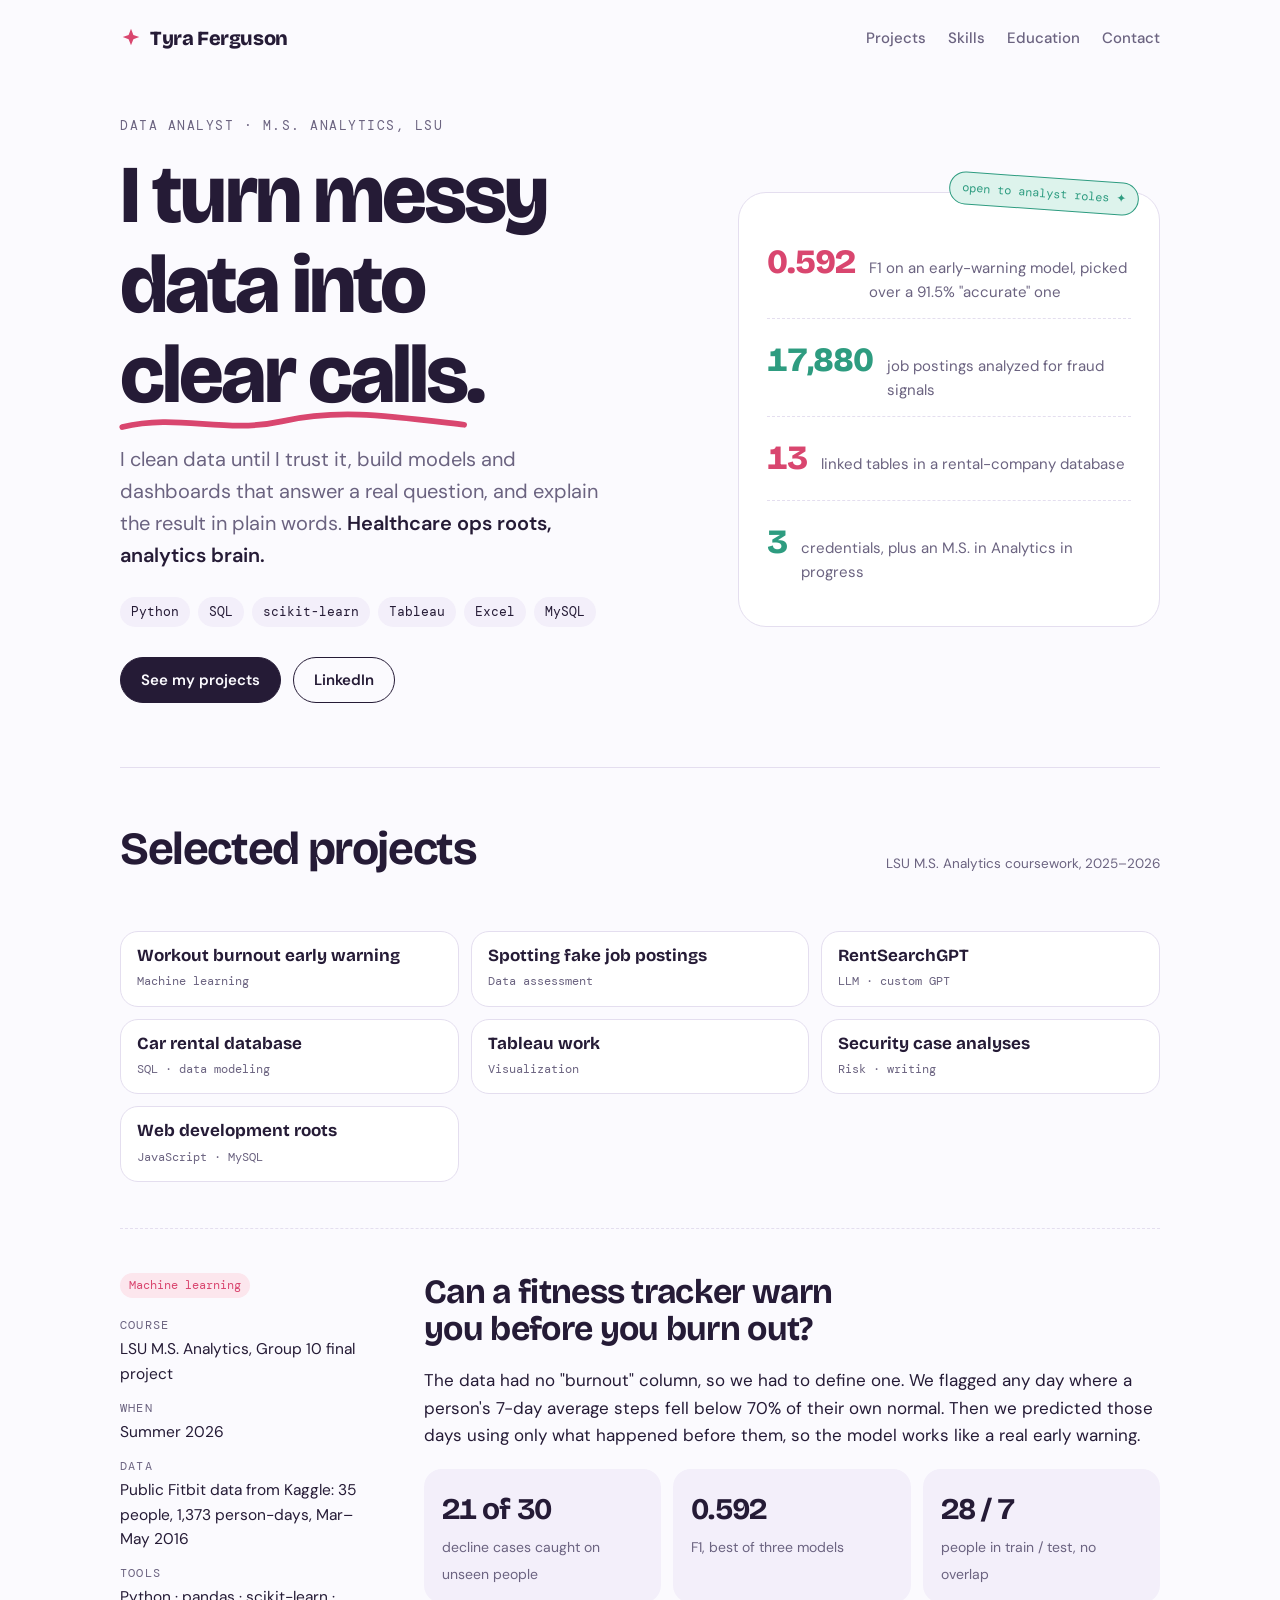
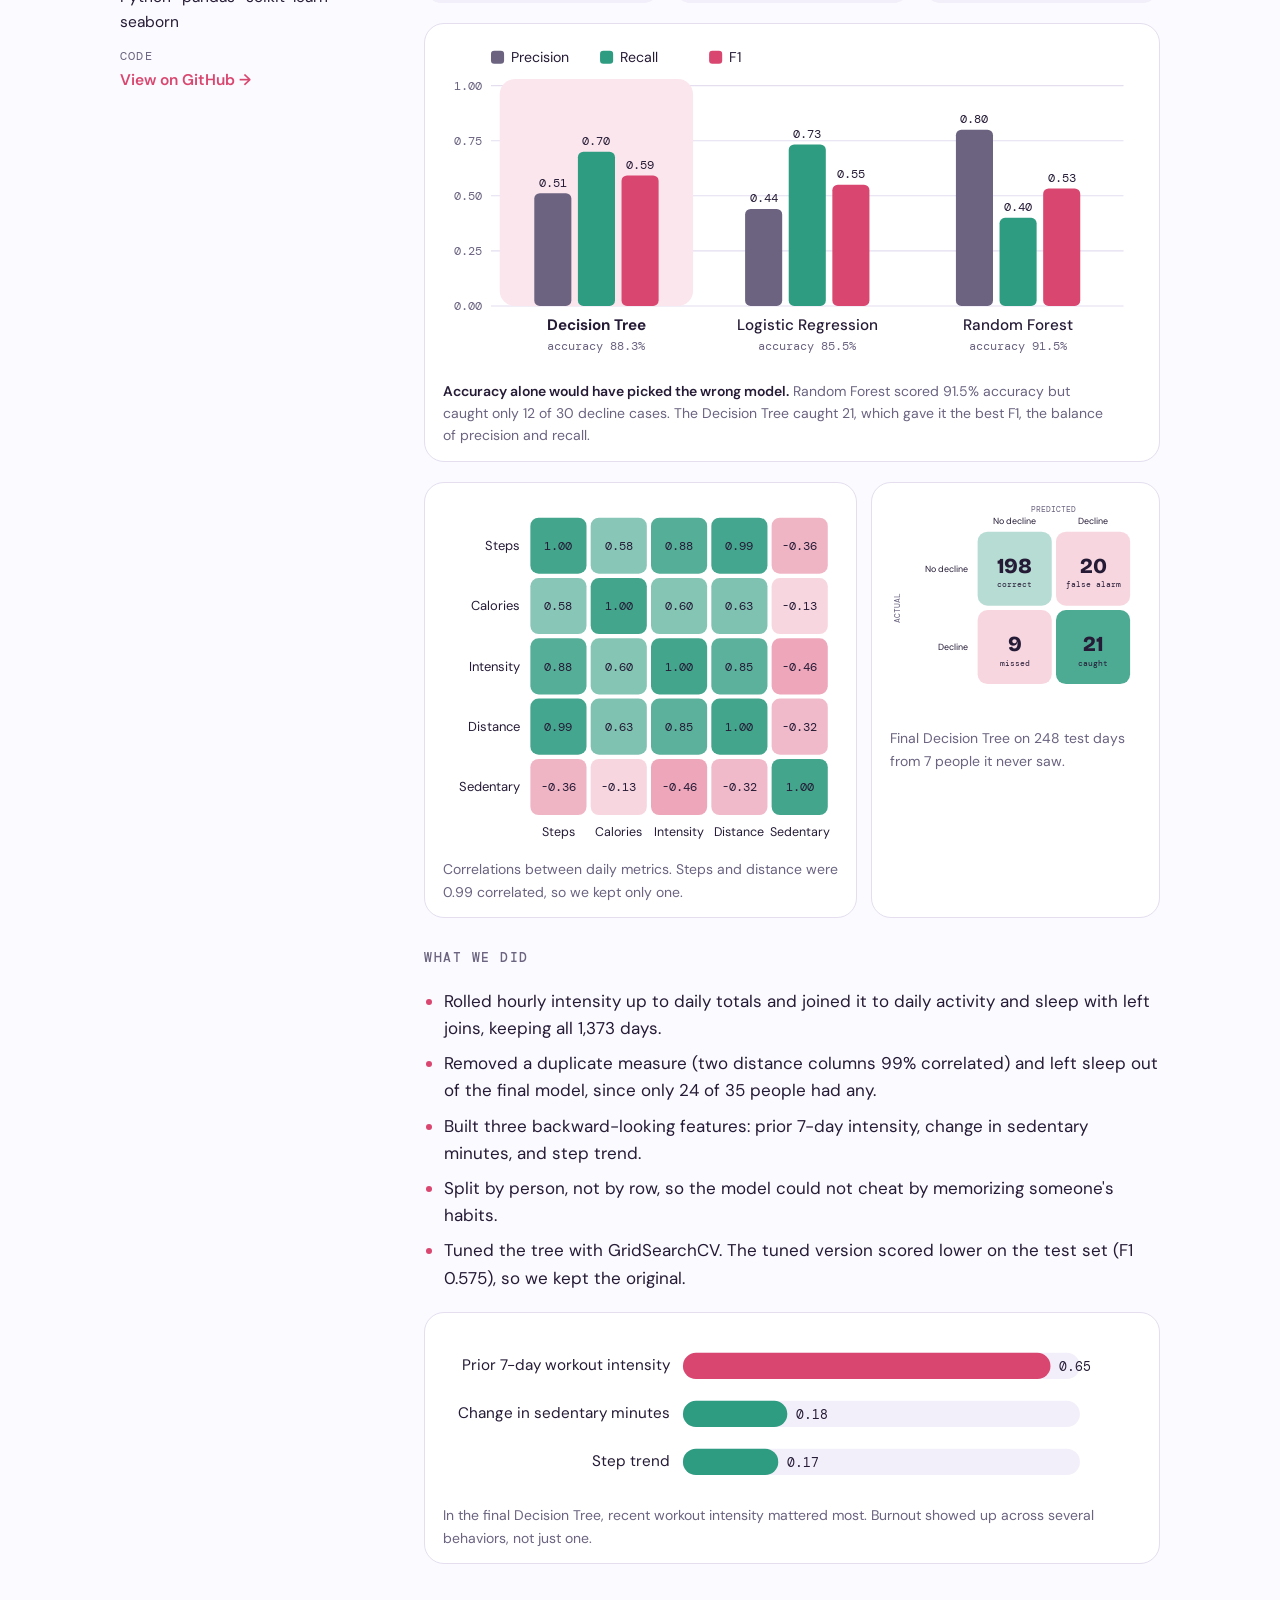
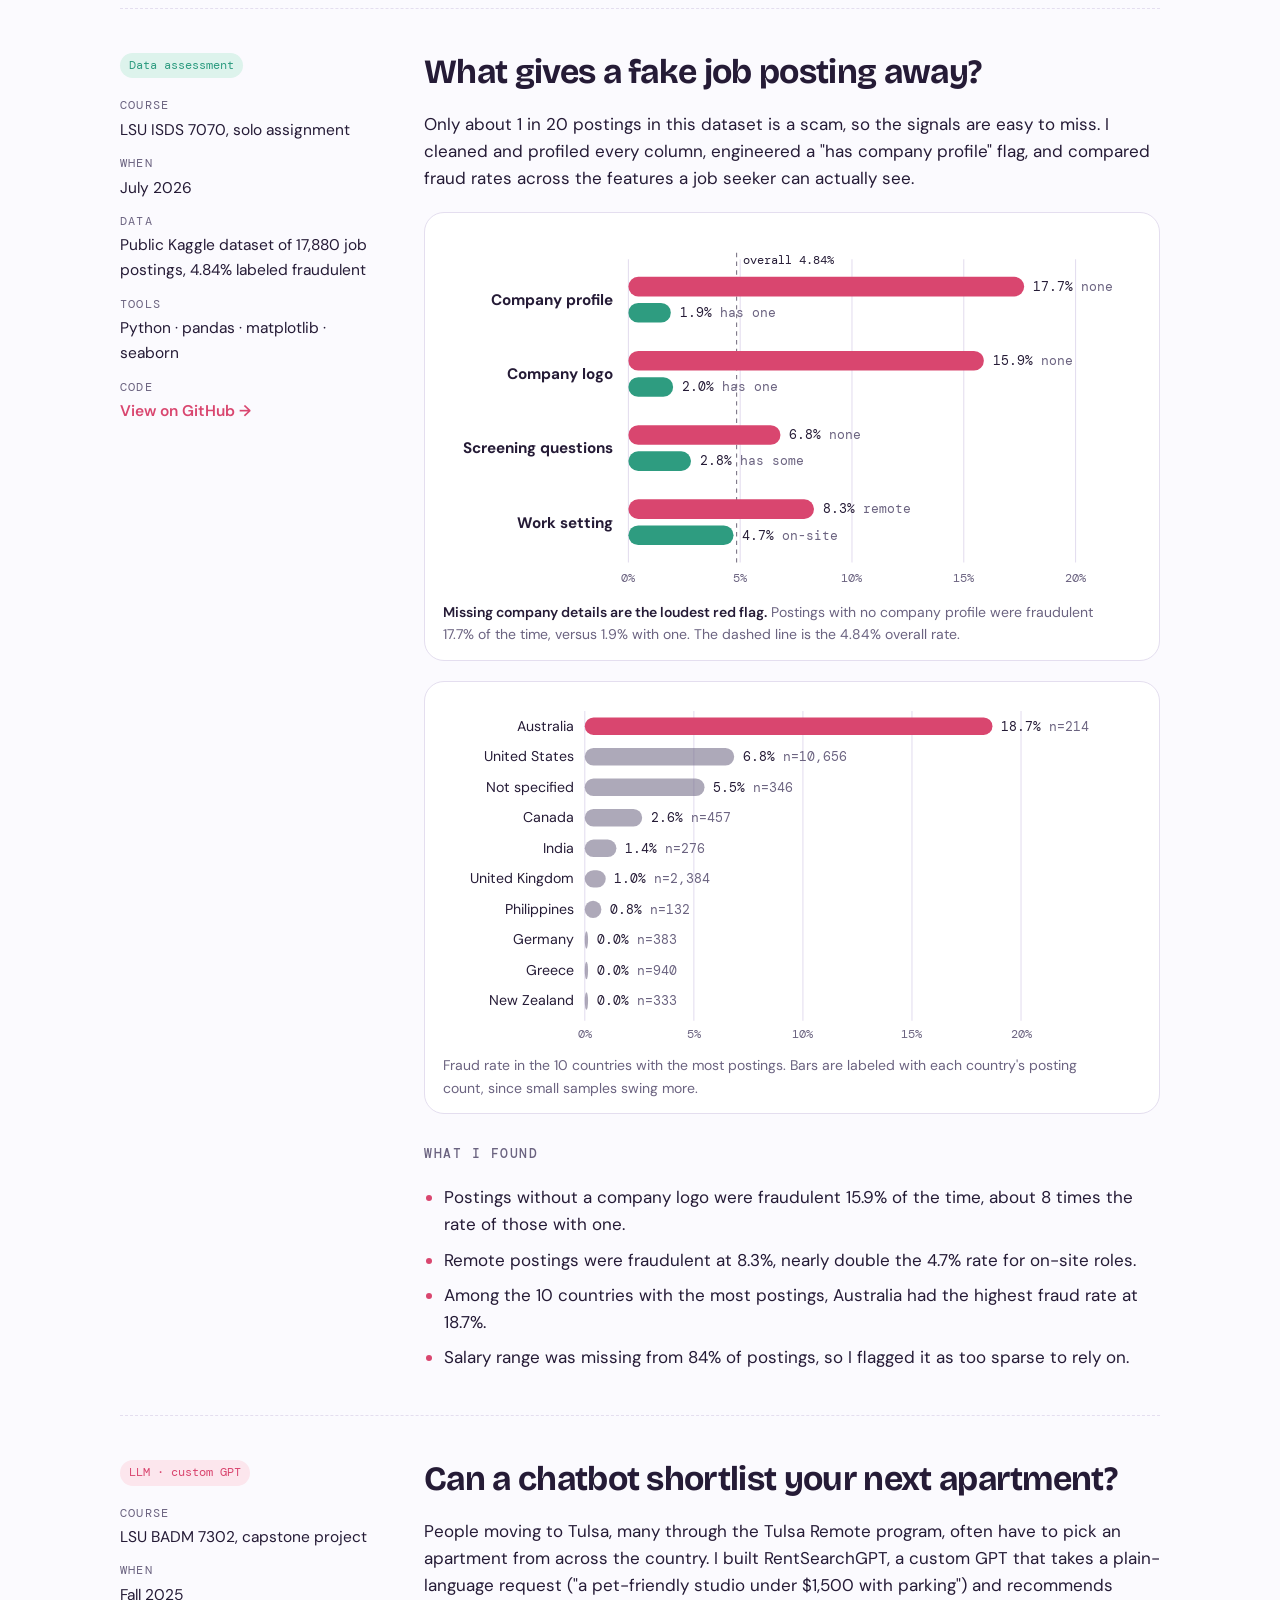
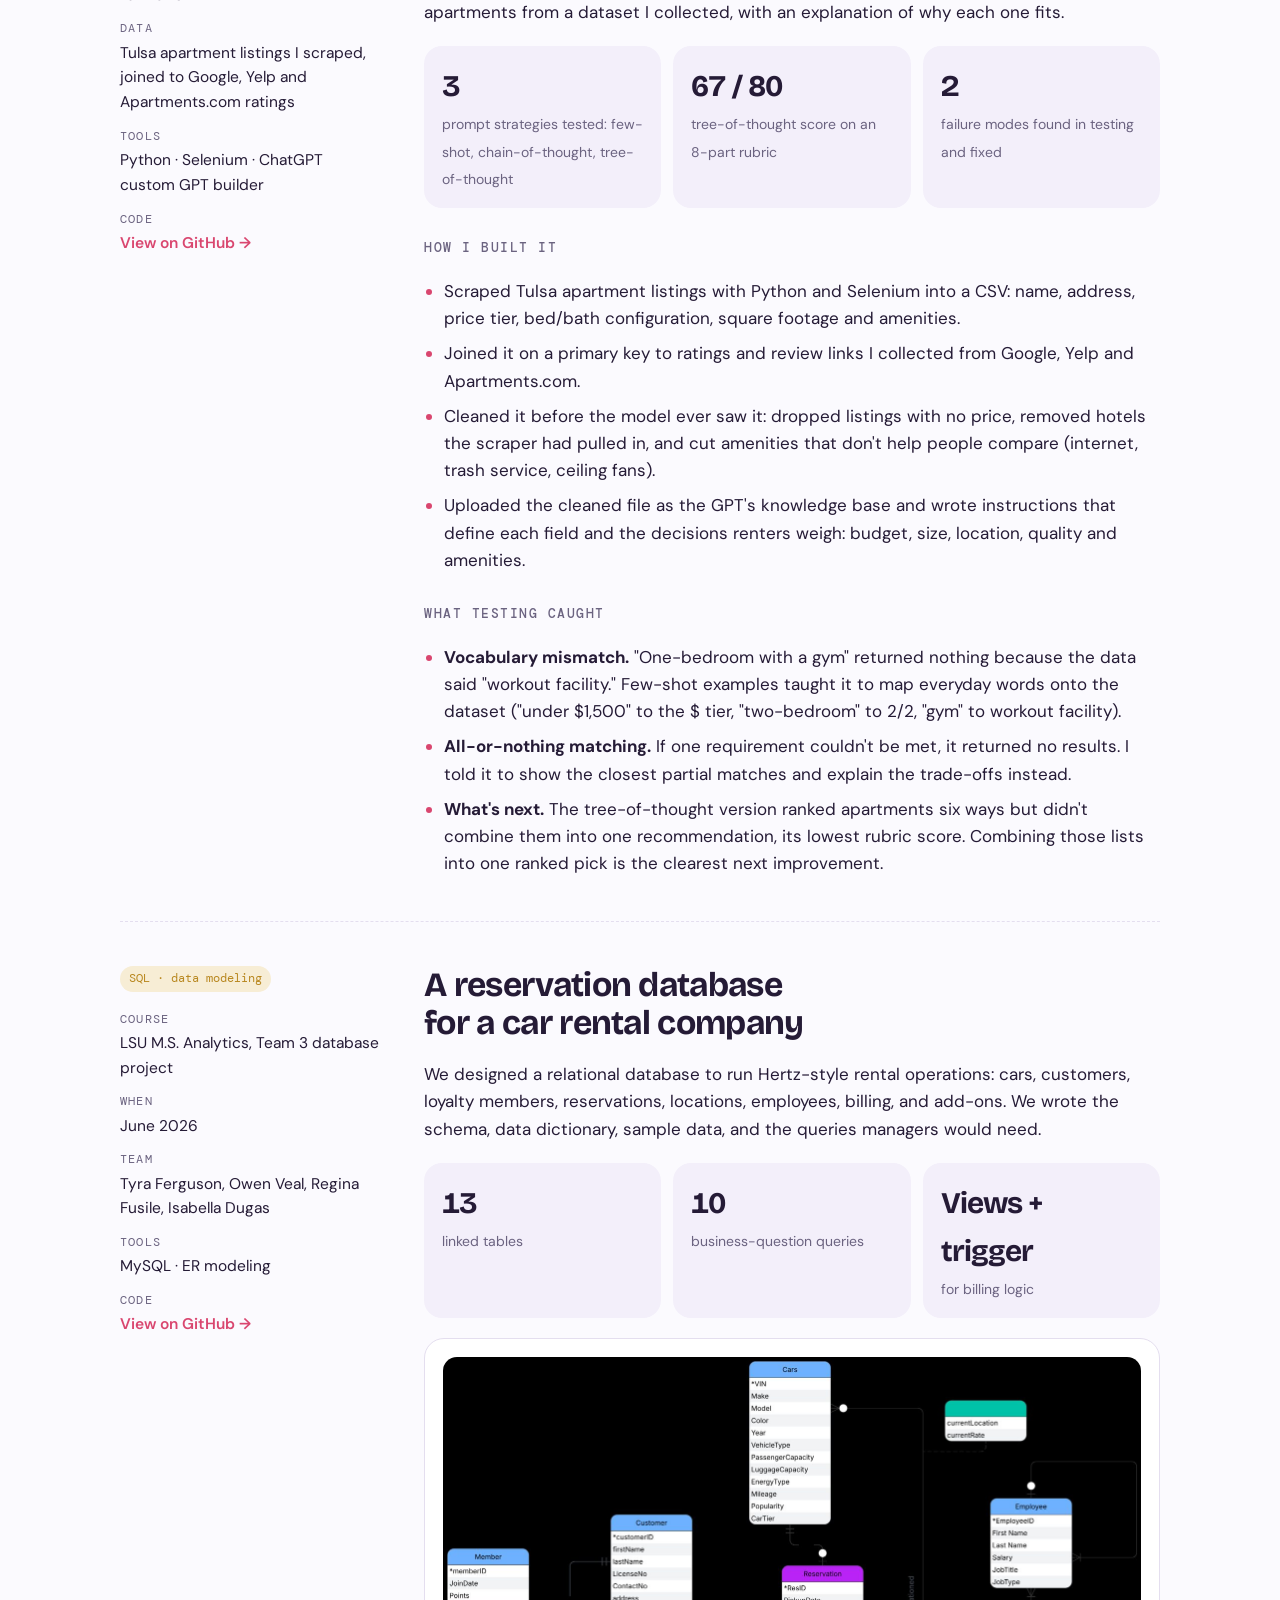
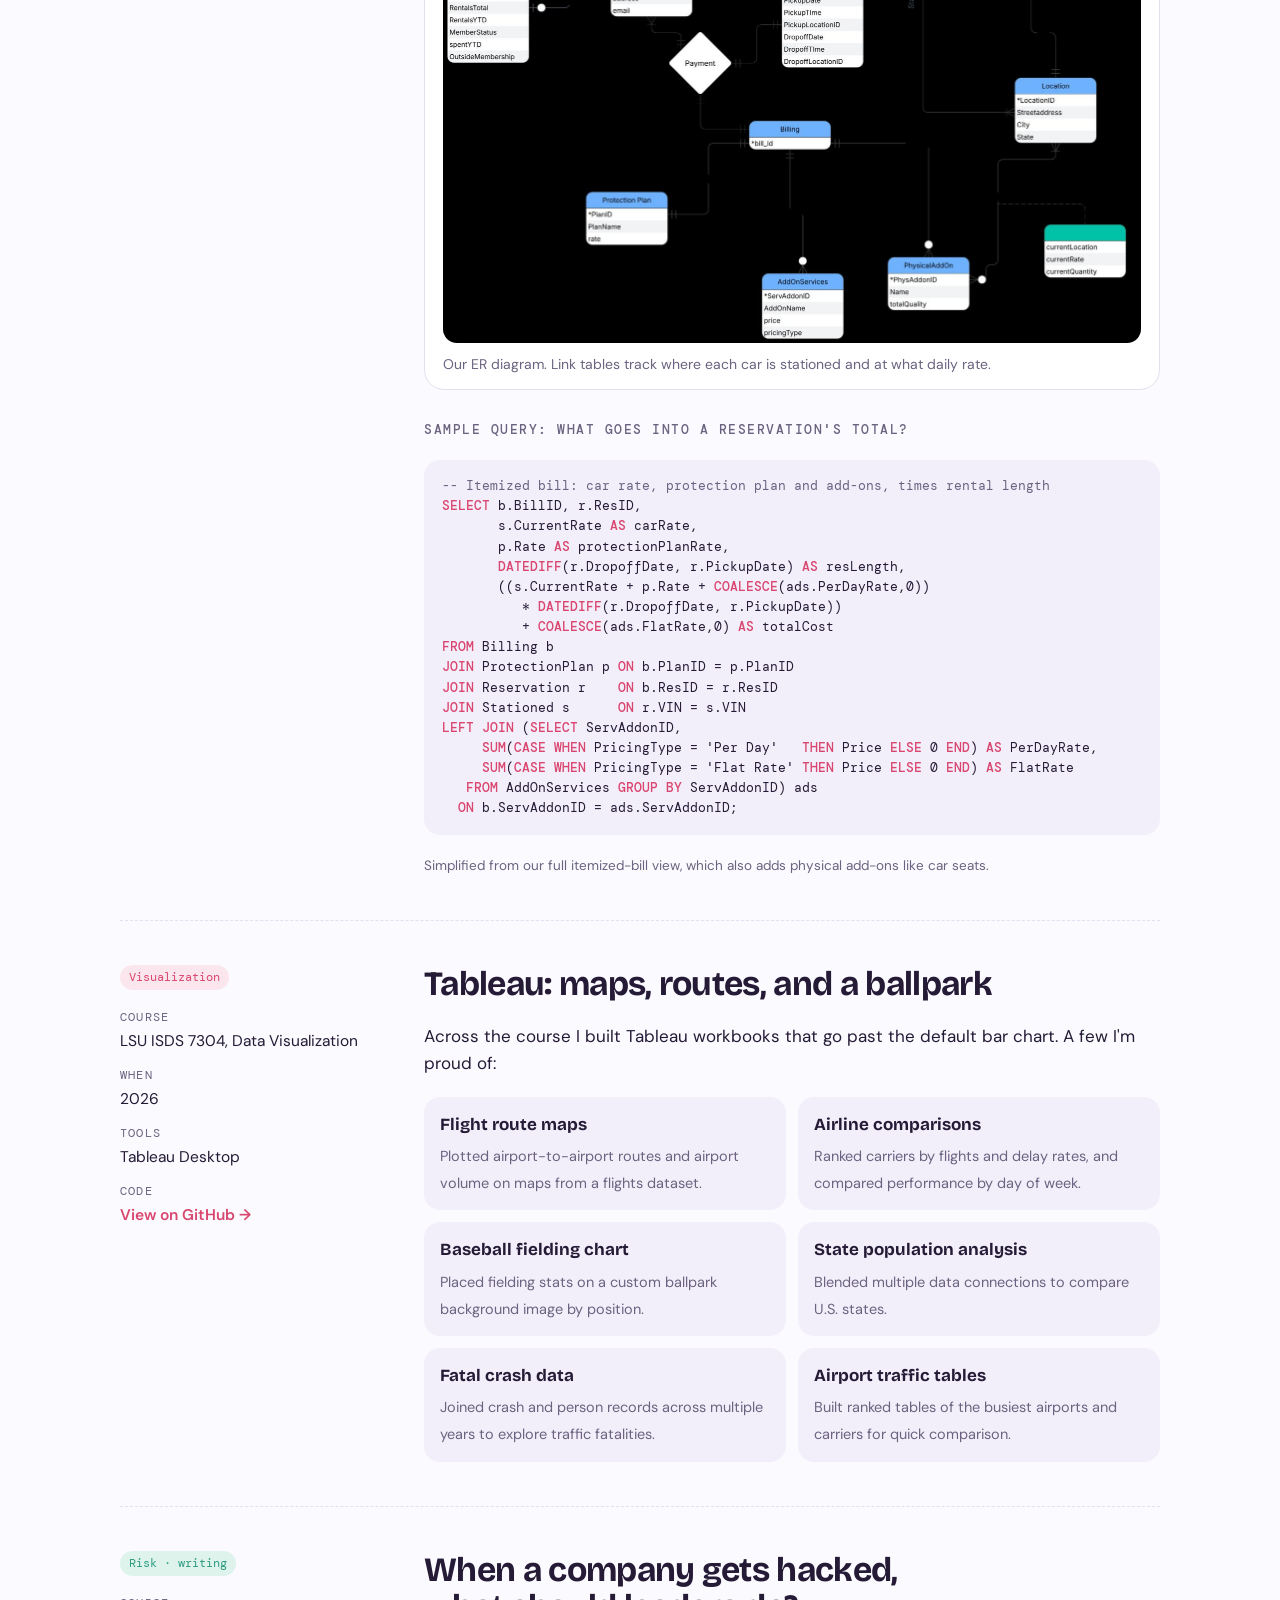
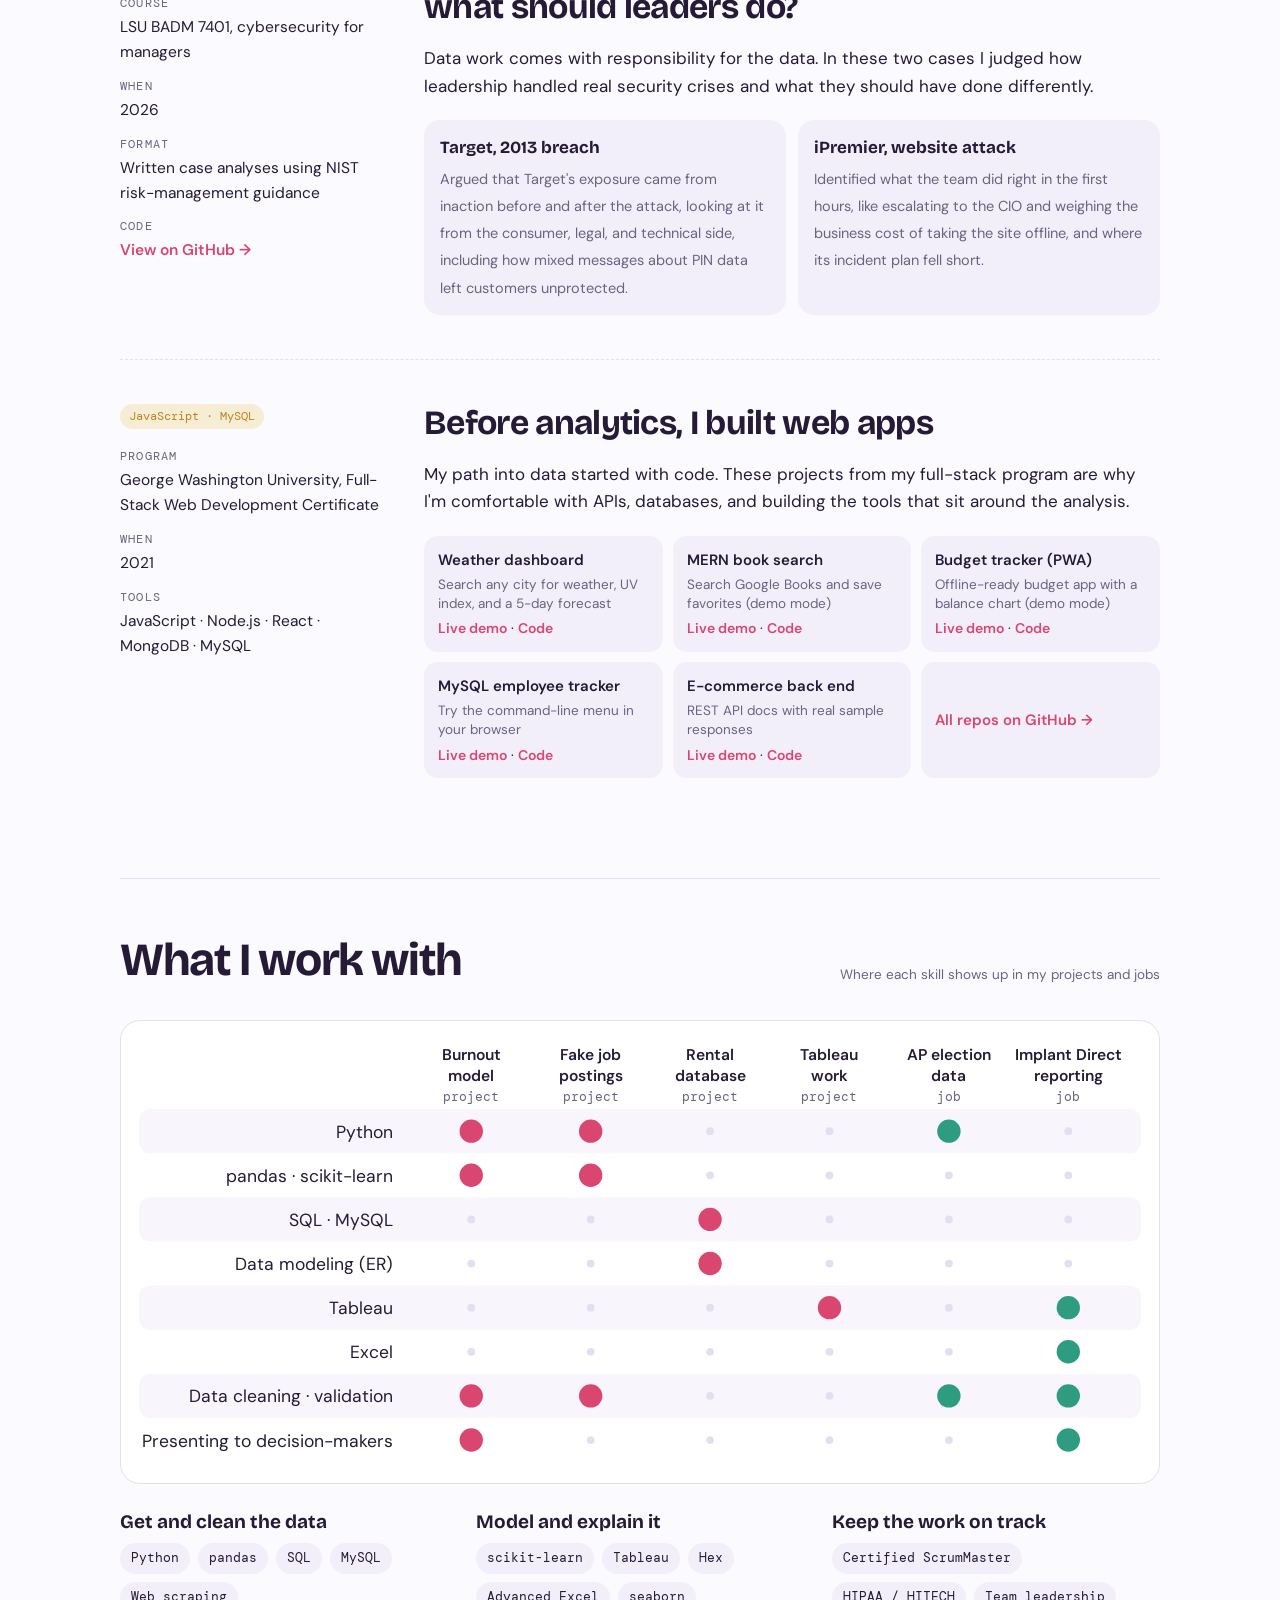
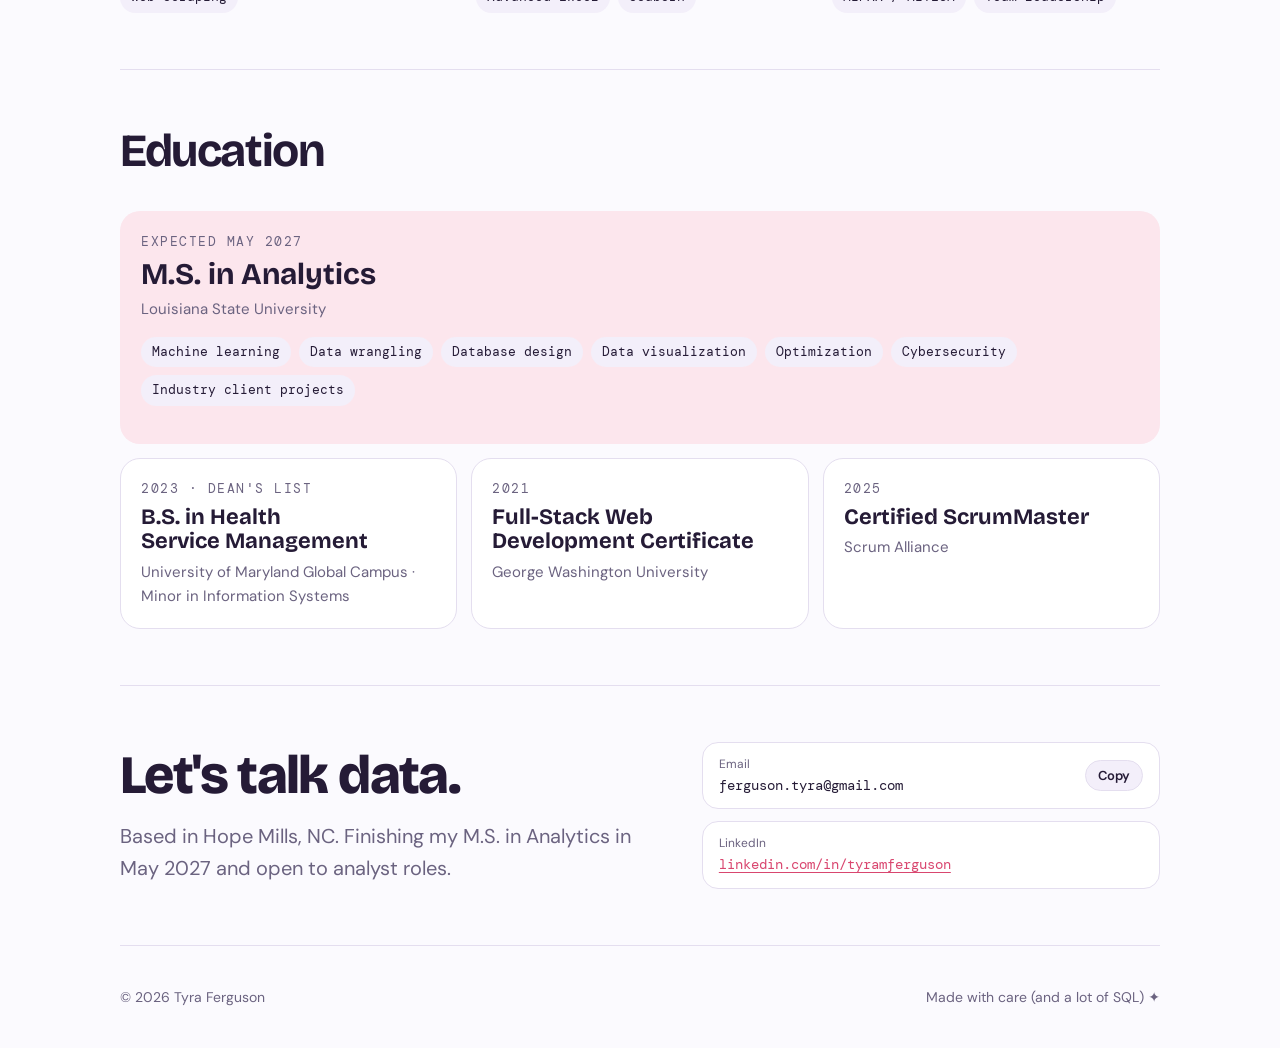
<file: index.html>
<!doctype html>
<html lang="en">
<head>
<meta charset="utf-8">
<meta name="viewport" content="width=device-width, initial-scale=1, viewport-fit=cover">
<title>Tyra Ferguson Portfolio</title>
<meta name="claude:viewport-fit-sides" content="cover">
<meta name="description" content="Tyra Ferguson, data analyst. Projects in machine learning, fraud analysis, database design, and Tableau.">
<link rel="preconnect" href="https://fonts.googleapis.com">
<link rel="preconnect" href="https://fonts.gstatic.com" crossorigin>
<link rel="stylesheet" href="https://fonts.googleapis.com/css2?family=Bricolage+Grotesque:opsz,wght@12..96,500;12..96,700;12..96,800&family=DM+Sans:opsz,wght@9..40,400;9..40,500;9..40,700&family=DM+Mono:wght@400;500&display=swap">
<style>
html,body{margin:0}
/* Layout: one calm reading column; each project is a case study with a sidebar of facts and a chart drawn from the project's real results */
:root{
  --bg:#FBFAFE;
  --surface:#FFFFFF;
  --soft:#F3EFFA;
  --ink:#251B36;
  --muted:#6B6380;
  --line:#E4DEEF;
  --accent:#D9466F;
  --accent-soft:#FCE6ED;
  --mint:#2E9C80;
  --mint-soft:#DDF3EC;
  --gold:#B8871F;
  --gold-soft:#F7EDD5;
  --display:"Bricolage Grotesque", "Avenir Next", "Segoe UI", system-ui, sans-serif;
  --body:"DM Sans", "Helvetica Neue", Arial, system-ui, sans-serif;
  --mono:"DM Mono", ui-monospace, "SFMono-Regular", Menlo, monospace;
}
@media (prefers-color-scheme: dark){:root:not([data-theme="light"]){
  --bg:#17121F;--surface:#201A2B;--soft:#2A2238;--ink:#F2EDF8;--muted:#B3A9C6;--line:#3A3049;
  --accent:#FF7DA0;--accent-soft:#3E2234;--mint:#5FD0B1;--mint-soft:#1E3A33;--gold:#E6BF5E;--gold-soft:#3A3020;color-scheme:dark}}
:root[data-theme="dark"]{
  --bg:#17121F;--surface:#201A2B;--soft:#2A2238;--ink:#F2EDF8;--muted:#B3A9C6;--line:#3A3049;
  --accent:#FF7DA0;--accent-soft:#3E2234;--mint:#5FD0B1;--mint-soft:#1E3A33;--gold:#E6BF5E;--gold-soft:#3A3020;color-scheme:dark}

*{box-sizing:border-box}
body{background:var(--bg);color:var(--ink);font-family:var(--body);font-size:17px;line-height:1.6;
  padding-left:max(16px,env(safe-area-inset-left,0px));padding-right:max(16px,env(safe-area-inset-right,0px));}
.wrap{max-width:1040px;margin:0 auto}
a{color:var(--accent);text-underline-offset:3px}
a:focus-visible,button:focus-visible{outline:3px solid var(--accent);outline-offset:3px;border-radius:6px}
h1,h2,h3{font-family:var(--display);line-height:1.1;text-wrap:balance;margin:0}
p{margin:0}
.eyebrow{font-family:var(--mono);font-size:12.5px;letter-spacing:.12em;text-transform:uppercase;color:var(--muted)}

nav{display:flex;justify-content:space-between;align-items:center;gap:16px;flex-wrap:wrap;padding-block:22px}
.mark{font-family:var(--display);font-weight:800;font-size:20px;letter-spacing:-.02em;color:var(--ink);text-decoration:none;display:flex;align-items:center;gap:8px}
.mark svg{width:22px;height:22px}
nav ul{list-style:none;display:flex;gap:22px;margin:0;padding:0;flex-wrap:wrap}
nav ul a{color:var(--muted);text-decoration:none;font-weight:500;font-size:15px}
nav ul a:hover{color:var(--ink)}

.hero{display:grid;grid-template-columns:1.35fr 1fr;gap:48px;align-items:center;padding-block:40px 64px}
.hero h1{font-size:clamp(44px,7vw,82px);font-weight:800;letter-spacing:-.035em}
.squig{position:relative;white-space:nowrap}
.squig svg{position:absolute;left:0;right:0;bottom:-.12em;width:100%;height:.28em;overflow:visible}
.lede{font-size:20px;color:var(--muted);max-width:36ch;margin-top:22px}
.lede strong{color:var(--ink);font-weight:600}
.chips{display:flex;flex-wrap:wrap;gap:8px;margin-top:26px;padding:0;list-style:none}
.chip{font-family:var(--mono);font-size:13px;padding:5px 11px;border-radius:999px;background:var(--soft);color:var(--ink)}
.cta{display:flex;gap:12px;flex-wrap:wrap;margin-top:30px}
.btn{font:600 15px var(--body);padding:12px 20px;border-radius:999px;text-decoration:none;border:1.5px solid var(--ink);color:var(--ink);background:transparent}
.btn.primary{background:var(--ink);color:var(--bg)}

.card-me{background:var(--surface);border:1px solid var(--line);border-radius:28px;padding:28px;position:relative;min-width:0}
.card-me .stat{display:grid;grid-template-columns:auto 1fr;gap:4px 14px;align-items:baseline;padding-block:14px;border-bottom:1px dashed var(--line)}
.card-me .stat:last-child{border-bottom:0}
.card-me .num{font-family:var(--display);font-weight:800;font-size:34px;letter-spacing:-.03em;font-variant-numeric:tabular-nums;color:var(--accent)}
.card-me .num.m{color:var(--mint)}
.card-me .lbl{font-size:15px;color:var(--muted)}
.sticker{position:absolute;top:-16px;right:20px;background:var(--mint-soft);color:var(--mint);font-family:var(--mono);font-size:12px;padding:6px 12px;border-radius:999px;transform:rotate(4deg);border:1px solid var(--mint)}

section{padding-block:56px;border-top:1px solid var(--line)}
.sec-head{display:flex;justify-content:space-between;align-items:end;gap:20px;flex-wrap:wrap;margin-bottom:34px}
.sec-head h2{font-size:clamp(32px,4.4vw,46px);font-weight:700;letter-spacing:-.03em}
.note{font-size:13.5px;color:var(--muted)}

.toc{display:grid;grid-template-columns:repeat(3,1fr);gap:12px;margin-bottom:24px}
.toc a{display:flex;flex-direction:column;gap:6px;text-decoration:none;color:var(--ink);background:var(--surface);border:1px solid var(--line);border-radius:18px;padding:14px 16px}
.toc a:hover{border-color:var(--accent)}
.toc b{font-family:var(--display);font-size:17px;line-height:1.2}
.toc span{font-family:var(--mono);font-size:12px;color:var(--muted)}

.case{display:grid;grid-template-columns:260px 1fr;gap:44px;padding-block:44px;border-top:1px dashed var(--line);scroll-margin-top:16px}
.case aside{display:flex;flex-direction:column;gap:18px;min-width:0}
.case aside dl{margin:0;display:grid;gap:12px}
.case aside dt{font-family:var(--mono);font-size:12px;letter-spacing:.1em;text-transform:uppercase;color:var(--muted)}
.case aside dd{margin:2px 0 0;font-size:15.5px}
.tag{align-self:start;font-family:var(--mono);font-size:12px;padding:3px 9px;border-radius:999px;background:var(--accent-soft);color:var(--accent)}
.tag.m{background:var(--mint-soft);color:var(--mint)}
.tag.g{background:var(--gold-soft);color:var(--gold)}
.case .body{min-width:0;display:flex;flex-direction:column;gap:20px}
.case h3{font-size:clamp(26px,3.2vw,34px);font-weight:700;letter-spacing:-.02em}
.case .body p{max-width:66ch}
.case h4{font-family:var(--mono);font-size:12.5px;letter-spacing:.12em;text-transform:uppercase;color:var(--muted);margin:10px 0 0;font-weight:500}
.kpis{display:grid;grid-template-columns:repeat(3,1fr);gap:12px}
.kpi{background:var(--soft);border-radius:18px;padding:16px 18px}
.kpi b{display:block;font-family:var(--display);font-size:30px;letter-spacing:-.03em;font-variant-numeric:tabular-nums}
.kpi span{font-size:14px;color:var(--muted)}
ul.did{margin:0;padding-left:20px;display:grid;gap:8px;max-width:66ch}
ul.did li::marker{color:var(--accent)}
figure{margin:0;background:var(--surface);border:1px solid var(--line);border-radius:20px;padding:18px 18px 14px;min-width:0}
figure .scroll{overflow-x:auto}
figure svg{display:block;width:100%;height:auto}
figcaption{font-size:14px;color:var(--muted);margin-top:10px;max-width:66ch}
figcaption b{color:var(--ink);font-weight:600}
.figs{display:grid;grid-template-columns:1.5fr 1fr;gap:14px}
.er{background:#000;border-radius:14px;overflow:hidden}
.er img{display:block;width:100%;height:auto}
pre{margin:0;background:var(--soft);border-radius:16px;padding:16px 18px;overflow-x:auto;font:13px/1.55 var(--mono);color:var(--ink)}
pre .k{color:var(--accent);font-weight:500}
pre .c{color:var(--muted)}
.tabgrid{display:grid;grid-template-columns:repeat(2,1fr);gap:12px}
.tabgrid div{background:var(--soft);border-radius:16px;padding:14px 16px}
.tabgrid b{display:block;font-family:var(--display);font-size:17px;margin-bottom:4px}
.tabgrid span{font-size:14.5px;color:var(--muted)}

.repos{list-style:none;margin:0;padding:0;display:grid;grid-template-columns:repeat(3,1fr);gap:10px}
.repos li{display:flex;flex-direction:column;gap:4px;background:var(--soft);border-radius:14px;padding:12px 14px;font-size:15px}
.repos .rname{font-weight:600}
.repos .rdesc{color:var(--muted);font-size:13.5px;line-height:1.4}
.repos .rlinks{margin-top:auto;font-size:14px}
.repos .rlinks a,.repos .all a{color:var(--accent);font-weight:600;text-decoration:none}
.repos .rlinks a:hover,.repos .all a:hover{text-decoration:underline}
.repos .all{justify-content:center}
.code-link{color:var(--accent);font-weight:600;text-decoration:none}
.code-link:hover{text-decoration:underline}
.edu{display:grid;grid-template-columns:repeat(3,1fr);gap:14px}
.deg{background:var(--surface);border:1px solid var(--line);border-radius:20px;padding:20px;display:flex;flex-direction:column;gap:6px}
.deg.main{grid-column:1 / -1;background:var(--accent-soft);border-color:transparent}
.deg h3{font-size:22px;font-weight:700}
.deg.main h3{font-size:30px}
.deg p{color:var(--muted);font-size:15px}
.deg .chips{margin-top:10px}
.skills{display:grid;grid-template-columns:repeat(3,1fr);gap:28px}
.skills h3{font-size:19px;font-weight:700;margin-bottom:10px}
.skills ul{list-style:none;margin:0;padding:0;display:flex;flex-wrap:wrap;gap:8px}

.contact{display:grid;grid-template-columns:1.2fr 1fr;gap:32px;align-items:center}
.contact h2{font-size:clamp(34px,5vw,54px);font-weight:800;letter-spacing:-.03em}
.reach{display:grid;gap:12px}
.row{display:flex;align-items:center;justify-content:space-between;gap:12px;background:var(--surface);border:1px solid var(--line);border-radius:16px;padding:12px 16px;flex-wrap:wrap}
.row span{font-family:var(--mono);font-size:14px;overflow-wrap:anywhere;min-width:0}
.row small{display:block;font-family:var(--body);font-size:12px;color:var(--muted)}
.copy{font:600 13px var(--body);border:1px solid var(--line);background:var(--soft);color:var(--ink);border-radius:999px;padding:6px 12px;cursor:pointer}
footer{padding-block:40px;color:var(--muted);font-size:14px;display:flex;justify-content:space-between;gap:12px;flex-wrap:wrap;border-top:1px solid var(--line)}

@media (max-width:860px){
  .hero,.case,.contact,.figs{grid-template-columns:1fr}
  .skills{grid-template-columns:1fr}
  .toc{grid-template-columns:repeat(2,1fr)}
}
@media (max-width:860px){.edu{grid-template-columns:1fr}.repos{grid-template-columns:repeat(2,1fr)}}
@media (max-width:480px){.kpis,.tabgrid,.toc,.repos{grid-template-columns:1fr}}
@media (prefers-reduced-motion:no-preference){
  .squig path{stroke-dasharray:400;animation:draw 1.1s ease-out both}
  @keyframes draw{from{stroke-dashoffset:400}to{stroke-dashoffset:0}}
}
</style>
</head>
<body>

<div class="wrap">
  <nav aria-label="Main">
    <a class="mark" href="#top">
      <svg viewBox="0 0 24 24" aria-hidden="true"><path d="M12 2l2.6 6.6L21 11l-6.4 2.4L12 20l-2.6-6.6L3 11l6.4-2.4z" fill="var(--accent)"/></svg>
      Tyra Ferguson
    </a>
    <ul>
      <li><a href="#work">Projects</a></li>
      <li><a href="#skills">Skills</a></li>
      <li><a href="#education">Education</a></li>
      <li><a href="#contact">Contact</a></li>
    </ul>
  </nav>

  <header class="hero" id="top">
    <div>
      <p class="eyebrow">Data analyst · M.S. Analytics, LSU</p>
      <h1 style="margin-top:14px">I turn messy data into <span class="squig">clear calls<svg viewBox="0 0 300 20" preserveAspectRatio="none" aria-hidden="true"><path d="M2 14 C 50 2, 90 20, 140 9 S 230 4, 298 12" fill="none" stroke="var(--accent)" stroke-width="5" stroke-linecap="round"/></svg></span>.</h1>
      <p class="lede">I clean data until I trust it, build models and dashboards that answer a real question, and explain the result in plain words. <strong>Healthcare ops roots, analytics brain.</strong></p>
      <ul class="chips" aria-label="Core tools">
        <li class="chip">Python</li><li class="chip">SQL</li><li class="chip">scikit-learn</li><li class="chip">Tableau</li><li class="chip">Excel</li><li class="chip">MySQL</li>
      </ul>
      <div class="cta">
        <a class="btn primary" href="#work">See my projects</a>
        <a class="btn" href="https://www.linkedin.com/in/tyramferguson/" target="_blank" rel="noopener">LinkedIn</a>
      </div>
    </div>
    <div class="card-me" aria-label="Highlights">
      <span class="sticker">open to analyst roles ✦</span>
      <div class="stat"><span class="num">0.592</span><span class="lbl">F1 on an early-warning model, picked over a 91.5% "accurate" one</span></div>
      <div class="stat"><span class="num m">17,880</span><span class="lbl">job postings analyzed for fraud signals</span></div>
      <div class="stat"><span class="num">13</span><span class="lbl">linked tables in a rental-company database</span></div>
      <div class="stat"><span class="num m">3</span><span class="lbl">credentials, plus an M.S. in Analytics in progress</span></div>
    </div>
  </header>

  <section id="work" aria-labelledby="work-h">
    <div class="sec-head">
      <h2 id="work-h">Selected projects</h2>
      <p class="note">LSU M.S. Analytics coursework, 2025–2026</p>
    </div>
    <nav class="toc" aria-label="Projects">
      <a href="#fitbit"><b>Workout burnout early warning</b><span>Machine learning</span></a>
      <a href="#jobs"><b>Spotting fake job postings</b><span>Data assessment</span></a>
      <a href="#rentsearch"><b>RentSearchGPT</b><span>LLM · custom GPT</span></a>
      <a href="#hertz"><b>Car rental database</b><span>SQL · data modeling</span></a>
      <a href="#tableau"><b>Tableau work</b><span>Visualization</span></a>
      <a href="#cases"><b>Security case analyses</b><span>Risk · writing</span></a>
      <a href="#webdev"><b>Web development roots</b><span>JavaScript · MySQL</span></a>
    </nav>

    <!-- FITBIT -->
    <article class="case" id="fitbit" aria-labelledby="fit-h">
      <aside>
        <span class="tag">Machine learning</span>
        <dl>
          <div><dt>Course</dt><dd>LSU M.S. Analytics, Group 10 final project</dd></div>
          <div><dt>When</dt><dd>Summer 2026</dd></div>
          <div><dt>Data</dt><dd>Public Fitbit data from Kaggle: 35 people, 1,373 person-days, Mar–May 2016</dd></div>
          <div><dt>Tools</dt><dd>Python · pandas · scikit-learn · seaborn</dd></div>
          <div><dt>Code</dt><dd><a class="code-link" href="https://github.com/tferg7/fitbit-burnout-early-warning" target="_blank" rel="noopener">View on GitHub →</a></dd></div>
        </dl>
      </aside>
      <div class="body">
        <h3 id="fit-h">Can a fitness tracker warn you before you burn out?</h3>
        <p>The data had no "burnout" column, so we had to define one. We flagged any day where a person's 7-day average steps fell below 70% of their own normal. Then we predicted those days using only what happened before them, so the model works like a real early warning.</p>
        <div class="kpis">
          <div class="kpi"><b>21 of 30</b><span>decline cases caught on unseen people</span></div>
          <div class="kpi"><b>0.592</b><span>F1, best of three models</span></div>
          <div class="kpi"><b>28 / 7</b><span>people in train / test, no overlap</span></div>
        </div>
        <figure>
          <div class="scroll"><svg viewBox="0 0 640 300" xmlns="http://www.w3.org/2000/svg" role="img" aria-label="Precision, recall and F1 by model. Decision Tree 0.51, 0.70, 0.59. Logistic Regression 0.44, 0.73, 0.55. Random Forest 0.80, 0.40, 0.53." style="min-width:520px;width:100%;height:auto"><g font-family="DM Mono, monospace" font-size="11" fill="var(--muted)"><line x1="44" x2="624" y1="242.0" y2="242.0" stroke="var(--line)"/><text x="36" y="246.0" text-anchor="end">0.00</text><line x1="44" x2="624" y1="191.5" y2="191.5" stroke="var(--line)"/><text x="36" y="195.5" text-anchor="end">0.25</text><line x1="44" x2="624" y1="141.0" y2="141.0" stroke="var(--line)"/><text x="36" y="145.0" text-anchor="end">0.50</text><line x1="44" x2="624" y1="90.5" y2="90.5" stroke="var(--line)"/><text x="36" y="94.5" text-anchor="end">0.75</text><line x1="44" x2="624" y1="40.0" y2="40.0" stroke="var(--line)"/><text x="36" y="44.0" text-anchor="end">1.00</text></g><rect x="44" y="8" width="12" height="12" rx="3" fill="var(--muted)"/><text x="62" y="18" font-family="DM Sans, Arial, sans-serif" font-size="13" fill="var(--ink)">Precision</text><rect x="144" y="8" width="12" height="12" rx="3" fill="var(--mint)"/><text x="162" y="18" font-family="DM Sans, Arial, sans-serif" font-size="13" fill="var(--ink)">Recall</text><rect x="244" y="8" width="12" height="12" rx="3" fill="var(--accent)"/><text x="262" y="18" font-family="DM Sans, Arial, sans-serif" font-size="13" fill="var(--ink)">F1</text><rect x="52.0" y="34" width="177.3" height="208" rx="14" fill="var(--accent-soft)"/><rect x="83.7" y="138.6" width="34" height="103.4" rx="5" fill="var(--muted)"/><text x="100.7" y="132.6" text-anchor="middle" font-family="DM Mono, monospace" font-size="11" fill="var(--ink)">0.51</text><rect x="123.7" y="100.6" width="34" height="141.4" rx="5" fill="var(--mint)"/><text x="140.7" y="94.6" text-anchor="middle" font-family="DM Mono, monospace" font-size="11" fill="var(--ink)">0.70</text><rect x="163.7" y="122.4" width="34" height="119.6" rx="5" fill="var(--accent)"/><text x="180.7" y="116.4" text-anchor="middle" font-family="DM Mono, monospace" font-size="11" fill="var(--ink)">0.59</text><text x="140.7" y="264" text-anchor="middle" font-family="DM Sans, Arial, sans-serif" font-size="14" font-weight="700" fill="var(--ink)">Decision Tree</text><text x="140.7" y="282" text-anchor="middle" font-family="DM Mono, monospace" font-size="11" fill="var(--muted)">accuracy 88.3%</text><rect x="277.0" y="153.1" width="34" height="88.9" rx="5" fill="var(--muted)"/><text x="294.0" y="147.1" text-anchor="middle" font-family="DM Mono, monospace" font-size="11" fill="var(--ink)">0.44</text><rect x="317.0" y="93.9" width="34" height="148.1" rx="5" fill="var(--mint)"/><text x="334.0" y="87.9" text-anchor="middle" font-family="DM Mono, monospace" font-size="11" fill="var(--ink)">0.73</text><rect x="357.0" y="130.9" width="34" height="111.1" rx="5" fill="var(--accent)"/><text x="374.0" y="124.9" text-anchor="middle" font-family="DM Mono, monospace" font-size="11" fill="var(--ink)">0.55</text><text x="334.0" y="264" text-anchor="middle" font-family="DM Sans, Arial, sans-serif" font-size="14" font-weight="500" fill="var(--ink)">Logistic Regression</text><text x="334.0" y="282" text-anchor="middle" font-family="DM Mono, monospace" font-size="11" fill="var(--muted)">accuracy 85.5%</text><rect x="470.3" y="80.4" width="34" height="161.6" rx="5" fill="var(--muted)"/><text x="487.3" y="74.4" text-anchor="middle" font-family="DM Mono, monospace" font-size="11" fill="var(--ink)">0.80</text><rect x="510.3" y="161.2" width="34" height="80.8" rx="5" fill="var(--mint)"/><text x="527.3" y="155.2" text-anchor="middle" font-family="DM Mono, monospace" font-size="11" fill="var(--ink)">0.40</text><rect x="550.3" y="134.3" width="34" height="107.7" rx="5" fill="var(--accent)"/><text x="567.3" y="128.3" text-anchor="middle" font-family="DM Mono, monospace" font-size="11" fill="var(--ink)">0.53</text><text x="527.3" y="264" text-anchor="middle" font-family="DM Sans, Arial, sans-serif" font-size="14" font-weight="500" fill="var(--ink)">Random Forest</text><text x="527.3" y="282" text-anchor="middle" font-family="DM Mono, monospace" font-size="11" fill="var(--muted)">accuracy 91.5%</text></svg></div>
          <figcaption><b>Accuracy alone would have picked the wrong model.</b> Random Forest scored 91.5% accuracy but caught only 12 of 30 decline cases. The Decision Tree caught 21, which gave it the best F1, the balance of precision and recall.</figcaption>
        </figure>
        <div class="figs">
          <figure>
            <div class="scroll"><svg viewBox="0 0 380 334" xmlns="http://www.w3.org/2000/svg" role="img" aria-label="Correlation heatmap of daily Fitbit metrics. Steps and distance 0.99; intensity and sedentary minutes -0.46." style="min-width:0px;width:100%;height:auto"><text x="74" y="47.0" text-anchor="end" font-family="DM Sans, Arial, sans-serif" font-size="12.5" fill="var(--ink)">Steps</text><text x="111.0" y="322" text-anchor="middle" font-family="DM Sans, Arial, sans-serif" font-size="12" fill="var(--ink)">Steps</text><rect x="84" y="16" width="54" height="54" rx="8" fill="var(--mint)" fill-opacity="0.90"/><text x="111.0" y="47.0" text-anchor="middle" font-family="DM Mono, monospace" font-size="12" fill="var(--ink)">1.00</text><rect x="142" y="16" width="54" height="54" rx="8" fill="var(--mint)" fill-opacity="0.57"/><text x="169.0" y="47.0" text-anchor="middle" font-family="DM Mono, monospace" font-size="12" fill="var(--ink)">0.58</text><rect x="200" y="16" width="54" height="54" rx="8" fill="var(--mint)" fill-opacity="0.81"/><text x="227.0" y="47.0" text-anchor="middle" font-family="DM Mono, monospace" font-size="12" fill="var(--ink)">0.88</text><rect x="258" y="16" width="54" height="54" rx="8" fill="var(--mint)" fill-opacity="0.89"/><text x="285.0" y="47.0" text-anchor="middle" font-family="DM Mono, monospace" font-size="12" fill="var(--ink)">0.99</text><rect x="316" y="16" width="54" height="54" rx="8" fill="var(--accent)" fill-opacity="0.40"/><text x="343.0" y="47.0" text-anchor="middle" font-family="DM Mono, monospace" font-size="12" fill="var(--ink)">-0.36</text><text x="74" y="105.0" text-anchor="end" font-family="DM Sans, Arial, sans-serif" font-size="12.5" fill="var(--ink)">Calories</text><text x="169.0" y="322" text-anchor="middle" font-family="DM Sans, Arial, sans-serif" font-size="12" fill="var(--ink)">Calories</text><rect x="84" y="74" width="54" height="54" rx="8" fill="var(--mint)" fill-opacity="0.57"/><text x="111.0" y="105.0" text-anchor="middle" font-family="DM Mono, monospace" font-size="12" fill="var(--ink)">0.58</text><rect x="142" y="74" width="54" height="54" rx="8" fill="var(--mint)" fill-opacity="0.90"/><text x="169.0" y="105.0" text-anchor="middle" font-family="DM Mono, monospace" font-size="12" fill="var(--ink)">1.00</text><rect x="200" y="74" width="54" height="54" rx="8" fill="var(--mint)" fill-opacity="0.59"/><text x="227.0" y="105.0" text-anchor="middle" font-family="DM Mono, monospace" font-size="12" fill="var(--ink)">0.60</text><rect x="258" y="74" width="54" height="54" rx="8" fill="var(--mint)" fill-opacity="0.61"/><text x="285.0" y="105.0" text-anchor="middle" font-family="DM Mono, monospace" font-size="12" fill="var(--ink)">0.63</text><rect x="316" y="74" width="54" height="54" rx="8" fill="var(--accent)" fill-opacity="0.22"/><text x="343.0" y="105.0" text-anchor="middle" font-family="DM Mono, monospace" font-size="12" fill="var(--ink)">-0.13</text><text x="74" y="163.0" text-anchor="end" font-family="DM Sans, Arial, sans-serif" font-size="12.5" fill="var(--ink)">Intensity</text><text x="227.0" y="322" text-anchor="middle" font-family="DM Sans, Arial, sans-serif" font-size="12" fill="var(--ink)">Intensity</text><rect x="84" y="132" width="54" height="54" rx="8" fill="var(--mint)" fill-opacity="0.81"/><text x="111.0" y="163.0" text-anchor="middle" font-family="DM Mono, monospace" font-size="12" fill="var(--ink)">0.88</text><rect x="142" y="132" width="54" height="54" rx="8" fill="var(--mint)" fill-opacity="0.59"/><text x="169.0" y="163.0" text-anchor="middle" font-family="DM Mono, monospace" font-size="12" fill="var(--ink)">0.60</text><rect x="200" y="132" width="54" height="54" rx="8" fill="var(--mint)" fill-opacity="0.90"/><text x="227.0" y="163.0" text-anchor="middle" font-family="DM Mono, monospace" font-size="12" fill="var(--ink)">1.00</text><rect x="258" y="132" width="54" height="54" rx="8" fill="var(--mint)" fill-opacity="0.78"/><text x="285.0" y="163.0" text-anchor="middle" font-family="DM Mono, monospace" font-size="12" fill="var(--ink)">0.85</text><rect x="316" y="132" width="54" height="54" rx="8" fill="var(--accent)" fill-opacity="0.48"/><text x="343.0" y="163.0" text-anchor="middle" font-family="DM Mono, monospace" font-size="12" fill="var(--ink)">-0.46</text><text x="74" y="221.0" text-anchor="end" font-family="DM Sans, Arial, sans-serif" font-size="12.5" fill="var(--ink)">Distance</text><text x="285.0" y="322" text-anchor="middle" font-family="DM Sans, Arial, sans-serif" font-size="12" fill="var(--ink)">Distance</text><rect x="84" y="190" width="54" height="54" rx="8" fill="var(--mint)" fill-opacity="0.89"/><text x="111.0" y="221.0" text-anchor="middle" font-family="DM Mono, monospace" font-size="12" fill="var(--ink)">0.99</text><rect x="142" y="190" width="54" height="54" rx="8" fill="var(--mint)" fill-opacity="0.61"/><text x="169.0" y="221.0" text-anchor="middle" font-family="DM Mono, monospace" font-size="12" fill="var(--ink)">0.63</text><rect x="200" y="190" width="54" height="54" rx="8" fill="var(--mint)" fill-opacity="0.78"/><text x="227.0" y="221.0" text-anchor="middle" font-family="DM Mono, monospace" font-size="12" fill="var(--ink)">0.85</text><rect x="258" y="190" width="54" height="54" rx="8" fill="var(--mint)" fill-opacity="0.90"/><text x="285.0" y="221.0" text-anchor="middle" font-family="DM Mono, monospace" font-size="12" fill="var(--ink)">1.00</text><rect x="316" y="190" width="54" height="54" rx="8" fill="var(--accent)" fill-opacity="0.37"/><text x="343.0" y="221.0" text-anchor="middle" font-family="DM Mono, monospace" font-size="12" fill="var(--ink)">-0.32</text><text x="74" y="279.0" text-anchor="end" font-family="DM Sans, Arial, sans-serif" font-size="12.5" fill="var(--ink)">Sedentary</text><text x="343.0" y="322" text-anchor="middle" font-family="DM Sans, Arial, sans-serif" font-size="12" fill="var(--ink)">Sedentary</text><rect x="84" y="248" width="54" height="54" rx="8" fill="var(--accent)" fill-opacity="0.40"/><text x="111.0" y="279.0" text-anchor="middle" font-family="DM Mono, monospace" font-size="12" fill="var(--ink)">-0.36</text><rect x="142" y="248" width="54" height="54" rx="8" fill="var(--accent)" fill-opacity="0.22"/><text x="169.0" y="279.0" text-anchor="middle" font-family="DM Mono, monospace" font-size="12" fill="var(--ink)">-0.13</text><rect x="200" y="248" width="54" height="54" rx="8" fill="var(--accent)" fill-opacity="0.48"/><text x="227.0" y="279.0" text-anchor="middle" font-family="DM Mono, monospace" font-size="12" fill="var(--ink)">-0.46</text><rect x="258" y="248" width="54" height="54" rx="8" fill="var(--accent)" fill-opacity="0.37"/><text x="285.0" y="279.0" text-anchor="middle" font-family="DM Mono, monospace" font-size="12" fill="var(--ink)">-0.32</text><rect x="316" y="248" width="54" height="54" rx="8" fill="var(--mint)" fill-opacity="0.90"/><text x="343.0" y="279.0" text-anchor="middle" font-family="DM Mono, monospace" font-size="12" fill="var(--ink)">1.00</text></svg></div>
            <figcaption>Correlations between daily metrics. Steps and distance were 0.99 correlated, so we kept only one.</figcaption>
          </figure>
          <figure>
            <div class="scroll"><svg viewBox="0 0 352 304" xmlns="http://www.w3.org/2000/svg" role="img" aria-label="Decision Tree confusion matrix: 198 true no-decline, 20 false alarms, 9 missed declines, 21 declines caught." style="min-width:0px;width:100%;height:auto"><text x="230" y="16" text-anchor="middle" font-family="DM Mono, monospace" font-size="11" fill="var(--muted)">PREDICTED</text><text x="175.0" y="32" text-anchor="middle" font-family="DM Sans, Arial, sans-serif" font-size="12.5" fill="var(--ink)">No decline</text><text x="110" y="99.0" text-anchor="end" font-family="DM Sans, Arial, sans-serif" font-size="12.5" fill="var(--ink)">No decline</text><text x="285.0" y="32" text-anchor="middle" font-family="DM Sans, Arial, sans-serif" font-size="12.5" fill="var(--ink)">Decline</text><text x="110" y="209.0" text-anchor="end" font-family="DM Sans, Arial, sans-serif" font-size="12.5" fill="var(--ink)">Decline</text><text x="14" y="150" font-family="DM Mono, monospace" font-size="11" fill="var(--muted)" transform="rotate(-90 14 150)" text-anchor="middle">ACTUAL</text><rect x="123" y="43" width="104" height="104" rx="14" fill="var(--mint)" fill-opacity="0.35"/><text x="175.0" y="101.0" text-anchor="middle" font-family="Bricolage Grotesque, Arial, sans-serif" font-weight="800" font-size="30" fill="var(--ink)">198</text><text x="175.0" y="121.0" text-anchor="middle" font-family="DM Mono, monospace" font-size="11" fill="var(--ink)">correct</text><rect x="233" y="43" width="104" height="104" rx="14" fill="var(--accent)" fill-opacity="0.22"/><text x="285.0" y="101.0" text-anchor="middle" font-family="Bricolage Grotesque, Arial, sans-serif" font-weight="800" font-size="30" fill="var(--ink)">20</text><text x="285.0" y="121.0" text-anchor="middle" font-family="DM Mono, monospace" font-size="11" fill="var(--ink)">false alarm</text><rect x="123" y="153" width="104" height="104" rx="14" fill="var(--accent)" fill-opacity="0.22"/><text x="175.0" y="211.0" text-anchor="middle" font-family="Bricolage Grotesque, Arial, sans-serif" font-weight="800" font-size="30" fill="var(--ink)">9</text><text x="175.0" y="231.0" text-anchor="middle" font-family="DM Mono, monospace" font-size="11" fill="var(--ink)">missed</text><rect x="233" y="153" width="104" height="104" rx="14" fill="var(--mint)" fill-opacity="0.85"/><text x="285.0" y="211.0" text-anchor="middle" font-family="Bricolage Grotesque, Arial, sans-serif" font-weight="800" font-size="30" fill="var(--ink)">21</text><text x="285.0" y="231.0" text-anchor="middle" font-family="DM Mono, monospace" font-size="11" fill="var(--ink)">caught</text></svg></div>
            <figcaption>Final Decision Tree on 248 test days from 7 people it never saw.</figcaption>
          </figure>
        </div>
        <h4>What we did</h4>
        <ul class="did">
          <li>Rolled hourly intensity up to daily totals and joined it to daily activity and sleep with left joins, keeping all 1,373 days.</li>
          <li>Removed a duplicate measure (two distance columns 99% correlated) and left sleep out of the final model, since only 24 of 35 people had any.</li>
          <li>Built three backward-looking features: prior 7-day intensity, change in sedentary minutes, and step trend.</li>
          <li>Split by person, not by row, so the model could not cheat by memorizing someone's habits.</li>
          <li>Tuned the tree with GridSearchCV. The tuned version scored lower on the test set (F1 0.575), so we kept the original.</li>
        </ul>
        <figure>
          <div class="scroll"><svg viewBox="0 0 640 150" xmlns="http://www.w3.org/2000/svg" role="img" aria-label="Feature importance: prior 7-day intensity 0.65, change in sedentary minutes 0.18, step trend 0.17." style="min-width:480px;width:100%;height:auto"><text x="208" y="36" text-anchor="end" font-family="DM Sans, Arial, sans-serif" font-size="14" fill="var(--ink)">Prior 7-day workout intensity</text><rect x="220" y="20" width="364" height="24" rx="12" fill="var(--soft)"/><rect x="220" y="20" width="337.0" height="24" rx="12" fill="var(--accent)"/><text x="565.0" y="37" font-family="DM Mono, monospace" font-size="12" fill="var(--ink)">0.65</text><text x="208" y="80" text-anchor="end" font-family="DM Sans, Arial, sans-serif" font-size="14" fill="var(--ink)">Change in sedentary minutes</text><rect x="220" y="64" width="364" height="24" rx="12" fill="var(--soft)"/><rect x="220" y="64" width="95.7" height="24" rx="12" fill="var(--mint)"/><text x="323.7" y="81" font-family="DM Mono, monospace" font-size="12" fill="var(--ink)">0.18</text><text x="208" y="124" text-anchor="end" font-family="DM Sans, Arial, sans-serif" font-size="14" fill="var(--ink)">Step trend</text><rect x="220" y="108" width="364" height="24" rx="12" fill="var(--soft)"/><rect x="220" y="108" width="87.4" height="24" rx="12" fill="var(--mint)"/><text x="315.4" y="125" font-family="DM Mono, monospace" font-size="12" fill="var(--ink)">0.17</text></svg></div>
          <figcaption>In the final Decision Tree, recent workout intensity mattered most. Burnout showed up across several behaviors, not just one.</figcaption>
        </figure>
      </div>
    </article>

    <!-- JOBS -->
    <article class="case" id="jobs" aria-labelledby="jobs-h">
      <aside>
        <span class="tag m">Data assessment</span>
        <dl>
          <div><dt>Course</dt><dd>LSU ISDS 7070, solo assignment</dd></div>
          <div><dt>When</dt><dd>July 2026</dd></div>
          <div><dt>Data</dt><dd>Public Kaggle dataset of 17,880 job postings, 4.84% labeled fraudulent</dd></div>
          <div><dt>Tools</dt><dd>Python · pandas · matplotlib · seaborn</dd></div>
          <div><dt>Code</dt><dd><a class="code-link" href="https://github.com/tferg7/fake-job-postings-analysis" target="_blank" rel="noopener">View on GitHub →</a></dd></div>
        </dl>
      </aside>
      <div class="body">
        <h3 id="jobs-h">What gives a fake job posting away?</h3>
        <p>Only about 1 in 20 postings in this dataset is a scam, so the signals are easy to miss. I cleaned and profiled every column, engineered a "has company profile" flag, and compared fraud rates across the features a job seeker can actually see.</p>
        <figure>
          <div class="scroll"><svg viewBox="0 0 640 330" xmlns="http://www.w3.org/2000/svg" role="img" aria-label="Fraud rate by signal. No company profile 17.7% vs 1.9%. No logo 15.9% vs 2.0%. No screening questions 6.8% vs 2.8%. Remote 8.3% vs on-site 4.7%. Overall 4.84%." style="min-width:520px;width:100%;height:auto"><g font-family="DM Mono, monospace" font-size="11" fill="var(--muted)"><line x1="170.0" x2="170.0" y1="26" y2="304" stroke="var(--line)"/><text x="170.0" y="322" text-anchor="middle">0%</text><line x1="272.5" x2="272.5" y1="26" y2="304" stroke="var(--line)"/><text x="272.5" y="322" text-anchor="middle">5%</text><line x1="375.0" x2="375.0" y1="26" y2="304" stroke="var(--line)"/><text x="375.0" y="322" text-anchor="middle">10%</text><line x1="477.5" x2="477.5" y1="26" y2="304" stroke="var(--line)"/><text x="477.5" y="322" text-anchor="middle">15%</text><line x1="580.0" x2="580.0" y1="26" y2="304" stroke="var(--line)"/><text x="580.0" y="322" text-anchor="middle">20%</text></g><line x1="269.2" x2="269.2" y1="20" y2="304" stroke="var(--ink)" stroke-dasharray="4 4" opacity=".6"/><text x="275.2" y="30" font-family="DM Mono, monospace" font-size="11" fill="var(--ink)">overall 4.84%</text><text x="156" y="68" text-anchor="end" font-family="DM Sans, Arial, sans-serif" font-size="14" font-weight="700" fill="var(--ink)">Company profile</text><rect x="170" y="42" width="362.9" height="18" rx="9" fill="var(--accent)"/><text x="540.9" y="55" font-family="DM Mono, monospace" font-size="12" fill="var(--ink)">17.7% <tspan fill="var(--muted)">none</tspan></text><rect x="170" y="66" width="38.9" height="18" rx="9" fill="var(--mint)"/><text x="216.9" y="79" font-family="DM Mono, monospace" font-size="12" fill="var(--ink)">1.9% <tspan fill="var(--muted)">has one</tspan></text><text x="156" y="136" text-anchor="end" font-family="DM Sans, Arial, sans-serif" font-size="14" font-weight="700" fill="var(--ink)">Company logo</text><rect x="170" y="110" width="325.9" height="18" rx="9" fill="var(--accent)"/><text x="503.9" y="123" font-family="DM Mono, monospace" font-size="12" fill="var(--ink)">15.9% <tspan fill="var(--muted)">none</tspan></text><rect x="170" y="134" width="41.0" height="18" rx="9" fill="var(--mint)"/><text x="219.0" y="147" font-family="DM Mono, monospace" font-size="12" fill="var(--ink)">2.0% <tspan fill="var(--muted)">has one</tspan></text><text x="156" y="204" text-anchor="end" font-family="DM Sans, Arial, sans-serif" font-size="14" font-weight="700" fill="var(--ink)">Screening questions</text><rect x="170" y="178" width="139.4" height="18" rx="9" fill="var(--accent)"/><text x="317.4" y="191" font-family="DM Mono, monospace" font-size="12" fill="var(--ink)">6.8% <tspan fill="var(--muted)">none</tspan></text><rect x="170" y="202" width="57.4" height="18" rx="9" fill="var(--mint)"/><text x="235.4" y="215" font-family="DM Mono, monospace" font-size="12" fill="var(--ink)">2.8% <tspan fill="var(--muted)">has some</tspan></text><text x="156" y="272" text-anchor="end" font-family="DM Sans, Arial, sans-serif" font-size="14" font-weight="700" fill="var(--ink)">Work setting</text><rect x="170" y="246" width="170.2" height="18" rx="9" fill="var(--accent)"/><text x="348.2" y="259" font-family="DM Mono, monospace" font-size="12" fill="var(--ink)">8.3% <tspan fill="var(--muted)">remote</tspan></text><rect x="170" y="270" width="96.4" height="18" rx="9" fill="var(--mint)"/><text x="274.4" y="283" font-family="DM Mono, monospace" font-size="12" fill="var(--ink)">4.7% <tspan fill="var(--muted)">on-site</tspan></text></svg></div>
          <figcaption><b>Missing company details are the loudest red flag.</b> Postings with no company profile were fraudulent 17.7% of the time, versus 1.9% with one. The dashed line is the 4.84% overall rate.</figcaption>
        </figure>
        <figure>
          <div class="scroll"><svg viewBox="0 0 640 316" xmlns="http://www.w3.org/2000/svg" role="img" aria-label="Fraud rate by country, top 10 by posting volume. Australia 18.7%, United States 6.9%, not specified 5.5%, Canada 2.6%, India 1.5%, UK 1.0%, Philippines 0.8%, Germany, Greece and New Zealand 0%." style="min-width:520px;width:100%;height:auto"><g font-family="DM Mono, monospace" font-size="11" fill="var(--muted)"><line x1="130.0" x2="130.0" y1="10" y2="294" stroke="var(--line)"/><text x="130.0" y="310" text-anchor="middle">0%</text><line x1="230.0" x2="230.0" y1="10" y2="294" stroke="var(--line)"/><text x="230.0" y="310" text-anchor="middle">5%</text><line x1="330.0" x2="330.0" y1="10" y2="294" stroke="var(--line)"/><text x="330.0" y="310" text-anchor="middle">10%</text><line x1="430.0" x2="430.0" y1="10" y2="294" stroke="var(--line)"/><text x="430.0" y="310" text-anchor="middle">15%</text><line x1="530.0" x2="530.0" y1="10" y2="294" stroke="var(--line)"/><text x="530.0" y="310" text-anchor="middle">20%</text></g><text x="120" y="28" text-anchor="end" font-family="DM Sans, Arial, sans-serif" font-size="13" fill="var(--ink)">Australia</text><rect x="130" y="16" width="373.8" height="16" rx="8" fill="var(--accent)" fill-opacity="1"/><text x="511.8" y="28" font-family="DM Mono, monospace" font-size="11.5" fill="var(--ink)">18.7% <tspan fill="var(--muted)">n=214</tspan></text><text x="120" y="56" text-anchor="end" font-family="DM Sans, Arial, sans-serif" font-size="13" fill="var(--ink)">United States</text><rect x="130" y="44" width="137.0" height="16" rx="8" fill="var(--muted)" fill-opacity="0.55"/><text x="275.0" y="56" font-family="DM Mono, monospace" font-size="11.5" fill="var(--ink)">6.8% <tspan fill="var(--muted)">n=10,656</tspan></text><text x="120" y="84" text-anchor="end" font-family="DM Sans, Arial, sans-serif" font-size="13" fill="var(--ink)">Not specified</text><rect x="130" y="72" width="109.8" height="16" rx="8" fill="var(--muted)" fill-opacity="0.55"/><text x="247.8" y="84" font-family="DM Mono, monospace" font-size="11.5" fill="var(--ink)">5.5% <tspan fill="var(--muted)">n=346</tspan></text><text x="120" y="112" text-anchor="end" font-family="DM Sans, Arial, sans-serif" font-size="13" fill="var(--ink)">Canada</text><rect x="130" y="100" width="52.6" height="16" rx="8" fill="var(--muted)" fill-opacity="0.55"/><text x="190.6" y="112" font-family="DM Mono, monospace" font-size="11.5" fill="var(--ink)">2.6% <tspan fill="var(--muted)">n=457</tspan></text><text x="120" y="140" text-anchor="end" font-family="DM Sans, Arial, sans-serif" font-size="13" fill="var(--ink)">India</text><rect x="130" y="128" width="29.0" height="16" rx="8" fill="var(--muted)" fill-opacity="0.55"/><text x="167.0" y="140" font-family="DM Mono, monospace" font-size="11.5" fill="var(--ink)">1.4% <tspan fill="var(--muted)">n=276</tspan></text><text x="120" y="168" text-anchor="end" font-family="DM Sans, Arial, sans-serif" font-size="13" fill="var(--ink)">United Kingdom</text><rect x="130" y="156" width="19.2" height="16" rx="8" fill="var(--muted)" fill-opacity="0.55"/><text x="157.2" y="168" font-family="DM Mono, monospace" font-size="11.5" fill="var(--ink)">1.0% <tspan fill="var(--muted)">n=2,384</tspan></text><text x="120" y="196" text-anchor="end" font-family="DM Sans, Arial, sans-serif" font-size="13" fill="var(--ink)">Philippines</text><rect x="130" y="184" width="15.2" height="16" rx="8" fill="var(--muted)" fill-opacity="0.55"/><text x="153.2" y="196" font-family="DM Mono, monospace" font-size="11.5" fill="var(--ink)">0.8% <tspan fill="var(--muted)">n=132</tspan></text><text x="120" y="224" text-anchor="end" font-family="DM Sans, Arial, sans-serif" font-size="13" fill="var(--ink)">Germany</text><rect x="130" y="212" width="3.0" height="16" rx="8" fill="var(--muted)" fill-opacity="0.55"/><text x="141.0" y="224" font-family="DM Mono, monospace" font-size="11.5" fill="var(--ink)">0.0% <tspan fill="var(--muted)">n=383</tspan></text><text x="120" y="252" text-anchor="end" font-family="DM Sans, Arial, sans-serif" font-size="13" fill="var(--ink)">Greece</text><rect x="130" y="240" width="3.0" height="16" rx="8" fill="var(--muted)" fill-opacity="0.55"/><text x="141.0" y="252" font-family="DM Mono, monospace" font-size="11.5" fill="var(--ink)">0.0% <tspan fill="var(--muted)">n=940</tspan></text><text x="120" y="280" text-anchor="end" font-family="DM Sans, Arial, sans-serif" font-size="13" fill="var(--ink)">New Zealand</text><rect x="130" y="268" width="3.0" height="16" rx="8" fill="var(--muted)" fill-opacity="0.55"/><text x="141.0" y="280" font-family="DM Mono, monospace" font-size="11.5" fill="var(--ink)">0.0% <tspan fill="var(--muted)">n=333</tspan></text></svg></div>
          <figcaption>Fraud rate in the 10 countries with the most postings. Bars are labeled with each country's posting count, since small samples swing more.</figcaption>
        </figure>
        <h4>What I found</h4>
        <ul class="did">
          <li>Postings without a company logo were fraudulent 15.9% of the time, about 8 times the rate of those with one.</li>
          <li>Remote postings were fraudulent at 8.3%, nearly double the 4.7% rate for on-site roles.</li>
          <li>Among the 10 countries with the most postings, Australia had the highest fraud rate at 18.7%.</li>
          <li>Salary range was missing from 84% of postings, so I flagged it as too sparse to rely on.</li>
        </ul>
      </div>
    </article>

    <!-- RENTSEARCHGPT -->
    <article class="case" id="rentsearch" aria-labelledby="rent-h">
      <aside>
        <span class="tag">LLM · custom GPT</span>
        <dl>
          <div><dt>Course</dt><dd>LSU BADM 7302, capstone project</dd></div>
          <div><dt>When</dt><dd>Fall 2025</dd></div>
          <div><dt>Data</dt><dd>Tulsa apartment listings I scraped, joined to Google, Yelp and Apartments.com ratings</dd></div>
          <div><dt>Tools</dt><dd>Python · Selenium · ChatGPT custom GPT builder</dd></div>
          <div><dt>Code</dt><dd><a class="code-link" href="https://github.com/tferg7/rentsearchgpt" target="_blank" rel="noopener">View on GitHub →</a></dd></div>
        </dl>
      </aside>
      <div class="body">
        <h3 id="rent-h">Can a chatbot shortlist your next apartment?</h3>
        <p>People moving to Tulsa, many through the Tulsa Remote program, often have to pick an apartment from across the country. I built RentSearchGPT, a custom GPT that takes a plain-language request ("a pet-friendly studio under $1,500 with parking") and recommends apartments from a dataset I collected, with an explanation of why each one fits.</p>
        <div class="kpis">
          <div class="kpi"><b>3</b><span>prompt strategies tested: few-shot, chain-of-thought, tree-of-thought</span></div>
          <div class="kpi"><b>67 / 80</b><span>tree-of-thought score on an 8-part rubric</span></div>
          <div class="kpi"><b>2</b><span>failure modes found in testing and fixed</span></div>
        </div>
        <h4>How I built it</h4>
        <ul class="did">
          <li>Scraped Tulsa apartment listings with Python and Selenium into a CSV: name, address, price tier, bed/bath configuration, square footage and amenities.</li>
          <li>Joined it on a primary key to ratings and review links I collected from Google, Yelp and Apartments.com.</li>
          <li>Cleaned it before the model ever saw it: dropped listings with no price, removed hotels the scraper had pulled in, and cut amenities that don't help people compare (internet, trash service, ceiling fans).</li>
          <li>Uploaded the cleaned file as the GPT's knowledge base and wrote instructions that define each field and the decisions renters weigh: budget, size, location, quality and amenities.</li>
        </ul>
        <h4>What testing caught</h4>
        <ul class="did">
          <li><b>Vocabulary mismatch.</b> "One-bedroom with a gym" returned nothing because the data said "workout facility." Few-shot examples taught it to map everyday words onto the dataset ("under $1,500" to the $ tier, "two-bedroom" to 2/2, "gym" to workout facility).</li>
          <li><b>All-or-nothing matching.</b> If one requirement couldn't be met, it returned no results. I told it to show the closest partial matches and explain the trade-offs instead.</li>
          <li><b>What's next.</b> The tree-of-thought version ranked apartments six ways but didn't combine them into one recommendation, its lowest rubric score. Combining those lists into one ranked pick is the clearest next improvement.</li>
        </ul>
      </div>
    </article>

    <!-- HERTZ -->
    <article class="case" id="hertz" aria-labelledby="hertz-h">
      <aside>
        <span class="tag g">SQL · data modeling</span>
        <dl>
          <div><dt>Course</dt><dd>LSU M.S. Analytics, Team 3 database project</dd></div>
          <div><dt>When</dt><dd>June 2026</dd></div>
          <div><dt>Team</dt><dd>Tyra Ferguson, Owen Veal, Regina Fusile, Isabella Dugas</dd></div>
          <div><dt>Tools</dt><dd>MySQL · ER modeling</dd></div>
          <div><dt>Code</dt><dd><a class="code-link" href="https://github.com/tferg7/car-rental-database" target="_blank" rel="noopener">View on GitHub →</a></dd></div>
        </dl>
      </aside>
      <div class="body">
        <h3 id="hertz-h">A reservation database for a car rental company</h3>
        <p>We designed a relational database to run Hertz-style rental operations: cars, customers, loyalty members, reservations, locations, employees, billing, and add-ons. We wrote the schema, data dictionary, sample data, and the queries managers would need.</p>
        <div class="kpis">
          <div class="kpi"><b>13</b><span>linked tables</span></div>
          <div class="kpi"><b>10</b><span>business-question queries</span></div>
          <div class="kpi"><b>Views + trigger</b><span>for billing logic</span></div>
        </div>
        <figure>
          <div class="er"><img src="[data-uri]" alt="Entity relationship diagram with tables for Cars, Customer, Member, Reservation, Payment, Billing, Protection Plan, AddOnServices, PhysicalAddOn, Employee and Location, plus Stationed and Assigned link tables." width="1400" height="1175" loading="lazy"></div>
          <figcaption>Our ER diagram. Link tables track where each car is stationed and at what daily rate.</figcaption>
        </figure>
        <h4>Sample query: what goes into a reservation's total?</h4>
<pre><span class="c">-- Itemized bill: car rate, protection plan and add-ons, times rental length</span>
<span class="k">SELECT</span> b.BillID, r.ResID,
       s.CurrentRate <span class="k">AS</span> carRate,
       p.Rate <span class="k">AS</span> protectionPlanRate,
       <span class="k">DATEDIFF</span>(r.DropoffDate, r.PickupDate) <span class="k">AS</span> resLength,
       ((s.CurrentRate + p.Rate + <span class="k">COALESCE</span>(ads.PerDayRate,0))
          * <span class="k">DATEDIFF</span>(r.DropoffDate, r.PickupDate))
          + <span class="k">COALESCE</span>(ads.FlatRate,0) <span class="k">AS</span> totalCost
<span class="k">FROM</span> Billing b
<span class="k">JOIN</span> ProtectionPlan p <span class="k">ON</span> b.PlanID = p.PlanID
<span class="k">JOIN</span> Reservation r    <span class="k">ON</span> b.ResID = r.ResID
<span class="k">JOIN</span> Stationed s      <span class="k">ON</span> r.VIN = s.VIN
<span class="k">LEFT JOIN</span> (<span class="k">SELECT</span> ServAddonID,
     <span class="k">SUM</span>(<span class="k">CASE WHEN</span> PricingType = 'Per Day'   <span class="k">THEN</span> Price <span class="k">ELSE</span> 0 <span class="k">END</span>) <span class="k">AS</span> PerDayRate,
     <span class="k">SUM</span>(<span class="k">CASE WHEN</span> PricingType = 'Flat Rate' <span class="k">THEN</span> Price <span class="k">ELSE</span> 0 <span class="k">END</span>) <span class="k">AS</span> FlatRate
   <span class="k">FROM</span> AddOnServices <span class="k">GROUP BY</span> ServAddonID) ads
  <span class="k">ON</span> b.ServAddonID = ads.ServAddonID;</pre>
        <p class="note">Simplified from our full itemized-bill view, which also adds physical add-ons like car seats.</p>
      </div>
    </article>

    <!-- TABLEAU -->
    <article class="case" id="tableau" aria-labelledby="tab-h">
      <aside>
        <span class="tag">Visualization</span>
        <dl>
          <div><dt>Course</dt><dd>LSU ISDS 7304, Data Visualization</dd></div>
          <div><dt>When</dt><dd>2026</dd></div>
          <div><dt>Tools</dt><dd>Tableau Desktop</dd></div>
          <div><dt>Code</dt><dd><a class="code-link" href="https://github.com/tferg7/tableau-visual-analytics" target="_blank" rel="noopener">View on GitHub →</a></dd></div>
        </dl>
      </aside>
      <div class="body">
        <h3 id="tab-h">Tableau: maps, routes, and a ballpark</h3>
        <p>Across the course I built Tableau workbooks that go past the default bar chart. A few I'm proud of:</p>
        <div class="tabgrid">
          <div><b>Flight route maps</b><span>Plotted airport-to-airport routes and airport volume on maps from a flights dataset.</span></div>
          <div><b>Airline comparisons</b><span>Ranked carriers by flights and delay rates, and compared performance by day of week.</span></div>
          <div><b>Baseball fielding chart</b><span>Placed fielding stats on a custom ballpark background image by position.</span></div>
          <div><b>State population analysis</b><span>Blended multiple data connections to compare U.S. states.</span></div>
          <div><b>Fatal crash data</b><span>Joined crash and person records across multiple years to explore traffic fatalities.</span></div>
          <div><b>Airport traffic tables</b><span>Built ranked tables of the busiest airports and carriers for quick comparison.</span></div>
        </div>
      </div>
    </article>

    <!-- CASES -->
    <article class="case" id="cases" aria-labelledby="cases-h">
      <aside>
        <span class="tag m">Risk · writing</span>
        <dl>
          <div><dt>Course</dt><dd>LSU BADM 7401, cybersecurity for managers</dd></div>
          <div><dt>When</dt><dd>2026</dd></div>
          <div><dt>Format</dt><dd>Written case analyses using NIST risk-management guidance</dd></div>
          <div><dt>Code</dt><dd><a class="code-link" href="https://github.com/tferg7/security-case-studies" target="_blank" rel="noopener">View on GitHub →</a></dd></div>
        </dl>
      </aside>
      <div class="body">
        <h3 id="cases-h">When a company gets hacked, what should leaders do?</h3>
        <p>Data work comes with responsibility for the data. In these two cases I judged how leadership handled real security crises and what they should have done differently.</p>
        <div class="tabgrid">
          <div><b>Target, 2013 breach</b><span>Argued that Target's exposure came from inaction before and after the attack, looking at it from the consumer, legal, and technical side, including how mixed messages about PIN data left customers unprotected.</span></div>
          <div><b>iPremier, website attack</b><span>Identified what the team did right in the first hours, like escalating to the CIO and weighing the business cost of taking the site offline, and where its incident plan fell short.</span></div>
        </div>
      </div>
    </article>

    <!-- WEB DEV -->
    <article class="case" id="webdev" aria-labelledby="web-h">
      <aside>
        <span class="tag g">JavaScript · MySQL</span>
        <dl>
          <div><dt>Program</dt><dd>George Washington University, Full-Stack Web Development Certificate</dd></div>
          <div><dt>When</dt><dd>2021</dd></div>
          <div><dt>Tools</dt><dd>JavaScript · Node.js · React · MongoDB · MySQL</dd></div>
        </dl>
      </aside>
      <div class="body">
        <h3 id="web-h">Before analytics, I built web apps</h3>
        <p>My path into data started with code. These projects from my full-stack program are why I'm comfortable with APIs, databases, and building the tools that sit around the analysis.</p>
        <ul class="repos">
          <li><span class="rname">Weather dashboard</span><span class="rdesc">Search any city for weather, UV index, and a 5-day forecast</span><span class="rlinks"><a href="https://tferg7.github.io/weather/" target="_blank" rel="noopener">Live demo</a> · <a href="https://github.com/tferg7/weather" target="_blank" rel="noopener">Code</a></span></li>
          <li><span class="rname">MERN book search</span><span class="rdesc">Search Google Books and save favorites (demo mode)</span><span class="rlinks"><a href="https://tferg7.github.io/mernbooksearch/" target="_blank" rel="noopener">Live demo</a> · <a href="https://github.com/tferg7/mernbooksearch" target="_blank" rel="noopener">Code</a></span></li>
          <li><span class="rname">Budget tracker (PWA)</span><span class="rdesc">Offline-ready budget app with a balance chart (demo mode)</span><span class="rlinks"><a href="https://tferg7.github.io/pwabudgettracker/" target="_blank" rel="noopener">Live demo</a> · <a href="https://github.com/tferg7/pwabudgettracker" target="_blank" rel="noopener">Code</a></span></li>
          <li><span class="rname">MySQL employee tracker</span><span class="rdesc">Try the command-line menu in your browser</span><span class="rlinks"><a href="https://tferg7.github.io/mySQL_Employee_Tracker/" target="_blank" rel="noopener">Live demo</a> · <a href="https://github.com/tferg7/mySQL_Employee_Tracker" target="_blank" rel="noopener">Code</a></span></li>
          <li><span class="rname">E-commerce back end</span><span class="rdesc">REST API docs with real sample responses</span><span class="rlinks"><a href="https://tferg7.github.io/E-Commerce-Back-End/" target="_blank" rel="noopener">Live demo</a> · <a href="https://github.com/tferg7/E-Commerce-Back-End" target="_blank" rel="noopener">Code</a></span></li>
          <li class="all"><a href="https://github.com/tferg7" target="_blank" rel="noopener">All repos on GitHub →</a></li>
        </ul>
      </div>
    </article>
  </section>

  <section id="skills" aria-labelledby="skills-h">
    <div class="sec-head"><h2 id="skills-h">What I work with</h2><p class="note">Where each skill shows up in my projects and jobs</p></div>
    <figure style="margin-bottom:28px">
      <div class="scroll"><svg viewBox="0 0 772 332" xmlns="http://www.w3.org/2000/svg" role="img" aria-label="Skills matrix showing which projects and jobs used each skill." style="min-width:640px;width:100%;height:auto"><text x="256.0" y="16" text-anchor="middle" font-family="DM Sans, Arial, sans-serif" font-size="12" font-weight="600" fill="var(--ink)">Burnout</text><text x="256.0" y="32" text-anchor="middle" font-family="DM Sans, Arial, sans-serif" font-size="12" font-weight="600" fill="var(--ink)">model</text><text x="256.0" y="48" text-anchor="middle" font-family="DM Mono, monospace" font-size="10" fill="var(--muted)">project</text><text x="348.0" y="16" text-anchor="middle" font-family="DM Sans, Arial, sans-serif" font-size="12" font-weight="600" fill="var(--ink)">Fake job</text><text x="348.0" y="32" text-anchor="middle" font-family="DM Sans, Arial, sans-serif" font-size="12" font-weight="600" fill="var(--ink)">postings</text><text x="348.0" y="48" text-anchor="middle" font-family="DM Mono, monospace" font-size="10" fill="var(--muted)">project</text><text x="440.0" y="16" text-anchor="middle" font-family="DM Sans, Arial, sans-serif" font-size="12" font-weight="600" fill="var(--ink)">Rental</text><text x="440.0" y="32" text-anchor="middle" font-family="DM Sans, Arial, sans-serif" font-size="12" font-weight="600" fill="var(--ink)">database</text><text x="440.0" y="48" text-anchor="middle" font-family="DM Mono, monospace" font-size="10" fill="var(--muted)">project</text><text x="532.0" y="16" text-anchor="middle" font-family="DM Sans, Arial, sans-serif" font-size="12" font-weight="600" fill="var(--ink)">Tableau</text><text x="532.0" y="32" text-anchor="middle" font-family="DM Sans, Arial, sans-serif" font-size="12" font-weight="600" fill="var(--ink)">work</text><text x="532.0" y="48" text-anchor="middle" font-family="DM Mono, monospace" font-size="10" fill="var(--muted)">project</text><text x="624.0" y="16" text-anchor="middle" font-family="DM Sans, Arial, sans-serif" font-size="12" font-weight="600" fill="var(--ink)">AP election</text><text x="624.0" y="32" text-anchor="middle" font-family="DM Sans, Arial, sans-serif" font-size="12" font-weight="600" fill="var(--ink)">data</text><text x="624.0" y="48" text-anchor="middle" font-family="DM Mono, monospace" font-size="10" fill="var(--muted)">job</text><text x="716.0" y="16" text-anchor="middle" font-family="DM Sans, Arial, sans-serif" font-size="12" font-weight="600" fill="var(--ink)">Implant Direct</text><text x="716.0" y="32" text-anchor="middle" font-family="DM Sans, Arial, sans-serif" font-size="12" font-weight="600" fill="var(--ink)">reporting</text><text x="716.0" y="48" text-anchor="middle" font-family="DM Mono, monospace" font-size="10" fill="var(--muted)">job</text><rect x="0" y="54" width="772" height="34" rx="8" fill="var(--soft)" fill-opacity=".6"/><text x="196" y="76.0" text-anchor="end" font-family="DM Sans, Arial, sans-serif" font-size="13.5" fill="var(--ink)">Python</text><circle cx="256.0" cy="71.0" r="9" fill="var(--accent)"/><circle cx="348.0" cy="71.0" r="9" fill="var(--accent)"/><circle cx="440.0" cy="71.0" r="3" fill="var(--line)"/><circle cx="532.0" cy="71.0" r="3" fill="var(--line)"/><circle cx="624.0" cy="71.0" r="9" fill="var(--mint)"/><circle cx="716.0" cy="71.0" r="3" fill="var(--line)"/><text x="196" y="110.0" text-anchor="end" font-family="DM Sans, Arial, sans-serif" font-size="13.5" fill="var(--ink)">pandas · scikit-learn</text><circle cx="256.0" cy="105.0" r="9" fill="var(--accent)"/><circle cx="348.0" cy="105.0" r="9" fill="var(--accent)"/><circle cx="440.0" cy="105.0" r="3" fill="var(--line)"/><circle cx="532.0" cy="105.0" r="3" fill="var(--line)"/><circle cx="624.0" cy="105.0" r="3" fill="var(--line)"/><circle cx="716.0" cy="105.0" r="3" fill="var(--line)"/><rect x="0" y="122" width="772" height="34" rx="8" fill="var(--soft)" fill-opacity=".6"/><text x="196" y="144.0" text-anchor="end" font-family="DM Sans, Arial, sans-serif" font-size="13.5" fill="var(--ink)">SQL · MySQL</text><circle cx="256.0" cy="139.0" r="3" fill="var(--line)"/><circle cx="348.0" cy="139.0" r="3" fill="var(--line)"/><circle cx="440.0" cy="139.0" r="9" fill="var(--accent)"/><circle cx="532.0" cy="139.0" r="3" fill="var(--line)"/><circle cx="624.0" cy="139.0" r="3" fill="var(--line)"/><circle cx="716.0" cy="139.0" r="3" fill="var(--line)"/><text x="196" y="178.0" text-anchor="end" font-family="DM Sans, Arial, sans-serif" font-size="13.5" fill="var(--ink)">Data modeling (ER)</text><circle cx="256.0" cy="173.0" r="3" fill="var(--line)"/><circle cx="348.0" cy="173.0" r="3" fill="var(--line)"/><circle cx="440.0" cy="173.0" r="9" fill="var(--accent)"/><circle cx="532.0" cy="173.0" r="3" fill="var(--line)"/><circle cx="624.0" cy="173.0" r="3" fill="var(--line)"/><circle cx="716.0" cy="173.0" r="3" fill="var(--line)"/><rect x="0" y="190" width="772" height="34" rx="8" fill="var(--soft)" fill-opacity=".6"/><text x="196" y="212.0" text-anchor="end" font-family="DM Sans, Arial, sans-serif" font-size="13.5" fill="var(--ink)">Tableau</text><circle cx="256.0" cy="207.0" r="3" fill="var(--line)"/><circle cx="348.0" cy="207.0" r="3" fill="var(--line)"/><circle cx="440.0" cy="207.0" r="3" fill="var(--line)"/><circle cx="532.0" cy="207.0" r="9" fill="var(--accent)"/><circle cx="624.0" cy="207.0" r="3" fill="var(--line)"/><circle cx="716.0" cy="207.0" r="9" fill="var(--mint)"/><text x="196" y="246.0" text-anchor="end" font-family="DM Sans, Arial, sans-serif" font-size="13.5" fill="var(--ink)">Excel</text><circle cx="256.0" cy="241.0" r="3" fill="var(--line)"/><circle cx="348.0" cy="241.0" r="3" fill="var(--line)"/><circle cx="440.0" cy="241.0" r="3" fill="var(--line)"/><circle cx="532.0" cy="241.0" r="3" fill="var(--line)"/><circle cx="624.0" cy="241.0" r="3" fill="var(--line)"/><circle cx="716.0" cy="241.0" r="9" fill="var(--mint)"/><rect x="0" y="258" width="772" height="34" rx="8" fill="var(--soft)" fill-opacity=".6"/><text x="196" y="280.0" text-anchor="end" font-family="DM Sans, Arial, sans-serif" font-size="13.5" fill="var(--ink)">Data cleaning · validation</text><circle cx="256.0" cy="275.0" r="9" fill="var(--accent)"/><circle cx="348.0" cy="275.0" r="9" fill="var(--accent)"/><circle cx="440.0" cy="275.0" r="3" fill="var(--line)"/><circle cx="532.0" cy="275.0" r="3" fill="var(--line)"/><circle cx="624.0" cy="275.0" r="9" fill="var(--mint)"/><circle cx="716.0" cy="275.0" r="9" fill="var(--mint)"/><text x="196" y="314.0" text-anchor="end" font-family="DM Sans, Arial, sans-serif" font-size="13.5" fill="var(--ink)">Presenting to decision-makers</text><circle cx="256.0" cy="309.0" r="9" fill="var(--accent)"/><circle cx="348.0" cy="309.0" r="3" fill="var(--line)"/><circle cx="440.0" cy="309.0" r="3" fill="var(--line)"/><circle cx="532.0" cy="309.0" r="3" fill="var(--line)"/><circle cx="624.0" cy="309.0" r="3" fill="var(--line)"/><circle cx="716.0" cy="309.0" r="9" fill="var(--mint)"/></svg></div>
    </figure>
    <div class="skills">
      <div>
        <h3>Get and clean the data</h3>
        <ul><li class="chip">Python</li><li class="chip">pandas</li><li class="chip">SQL</li><li class="chip">MySQL</li><li class="chip">Web scraping</li></ul>
      </div>
      <div>
        <h3>Model and explain it</h3>
        <ul><li class="chip">scikit-learn</li><li class="chip">Tableau</li><li class="chip">Hex</li><li class="chip">Advanced Excel</li><li class="chip">seaborn</li></ul>
      </div>
      <div>
        <h3>Keep the work on track</h3>
        <ul><li class="chip">Certified ScrumMaster</li><li class="chip">HIPAA / HITECH</li><li class="chip">Team leadership</li></ul>
      </div>
    </div>
  </section>

  <section id="education" aria-labelledby="edu-h">
    <div class="sec-head"><h2 id="edu-h">Education</h2></div>
    <div class="edu">
      <div class="deg main">
        <span class="eyebrow">Expected May 2027</span>
        <h3>M.S. in Analytics</h3>
        <p>Louisiana State University</p>
        <ul class="chips">
          <li class="chip">Machine learning</li><li class="chip">Data wrangling</li><li class="chip">Database design</li><li class="chip">Data visualization</li><li class="chip">Optimization</li><li class="chip">Cybersecurity</li><li class="chip">Industry client projects</li>
        </ul>
      </div>
      <div class="deg">
        <span class="eyebrow">2023 · Dean's List</span>
        <h3>B.S. in Health Service Management</h3>
        <p>University of Maryland Global Campus · Minor in Information Systems</p>
      </div>
      <div class="deg">
        <span class="eyebrow">2021</span>
        <h3>Full-Stack Web Development Certificate</h3>
        <p>George Washington University</p>
      </div>
      <div class="deg">
        <span class="eyebrow">2025</span>
        <h3>Certified ScrumMaster</h3>
        <p>Scrum Alliance</p>
      </div>
    </div>
  </section>

  <section id="contact" aria-labelledby="contact-h">
    <div class="contact">
      <div>
        <h2 id="contact-h">Let's talk data.</h2>
        <p class="lede" style="margin-top:14px;max-width:40ch">Based in Hope Mills, NC. Finishing my M.S. in Analytics in May 2027 and open to analyst roles.</p>
      </div>
      <div class="reach">
        <div class="row"><span><small>Email</small>ferguson.tyra@gmail.com</span><button class="copy" type="button" id="copy-email" data-copy="ferguson.tyra@gmail.com">Copy</button></div>
        <div class="row"><span><small>LinkedIn</small><a href="https://www.linkedin.com/in/tyramferguson/" target="_blank" rel="noopener">linkedin.com/in/tyramferguson</a></span></div>
      </div>
    </div>
  </section>

  <footer>
    <span>© 2026 Tyra Ferguson</span>
    <span>Made with care (and a lot of SQL) ✦</span>
  </footer>
</div>

<script>
document.querySelectorAll('[data-copy]').forEach(function(b){
  b.addEventListener('click',function(){
    var txt=b.getAttribute('data-copy');
    function sel(){var sp=b.previousElementSibling;var r=document.createRange();r.selectNodeContents(sp);var s=getSelection();s.removeAllRanges();s.addRange(r);b.textContent='Selected';}
    try{navigator.clipboard.writeText(txt).then(function(){b.textContent='Copied';setTimeout(function(){b.textContent='Copy';},1500);},sel);}catch(e){sel();}
  });
});
</script>

</body>
</html>
</file>
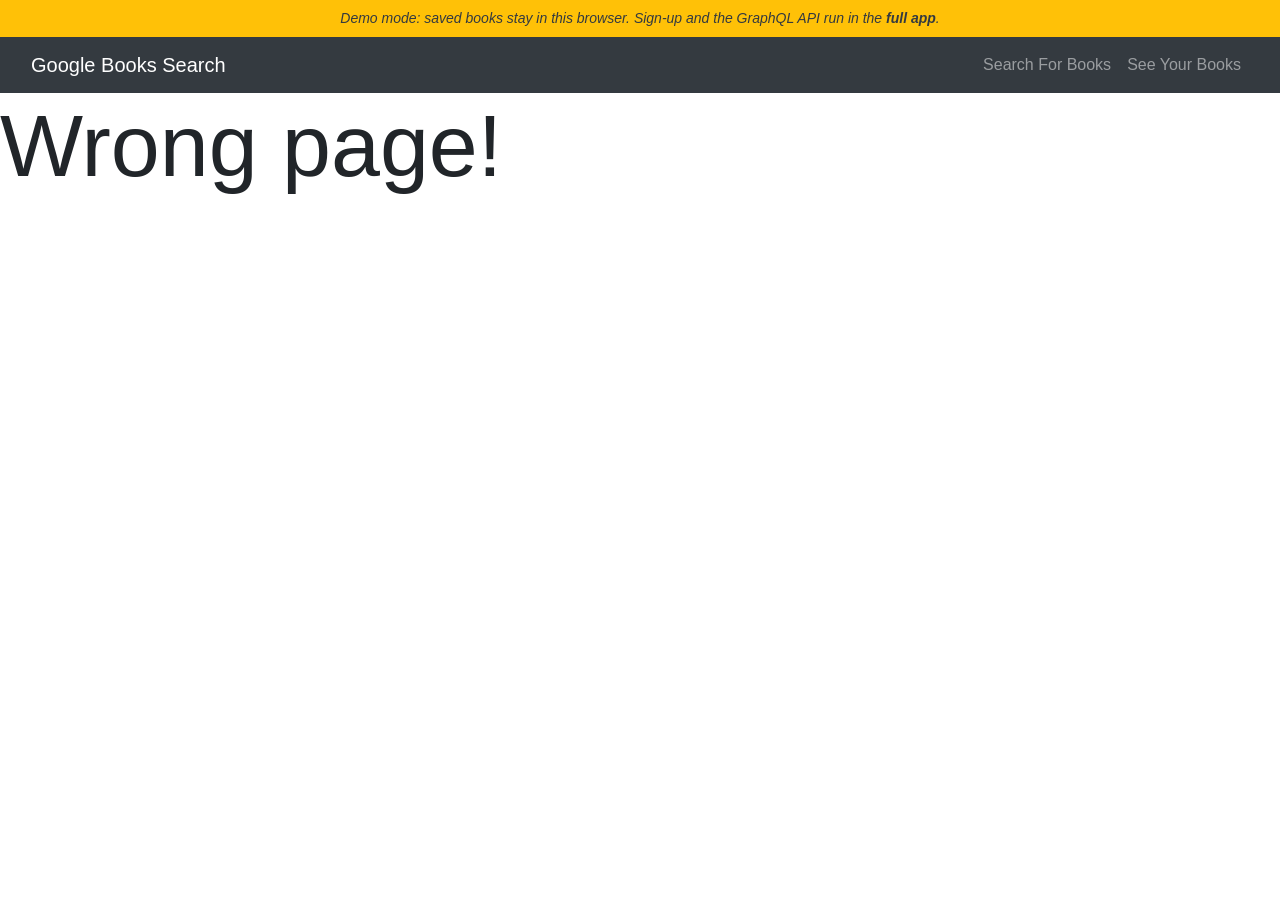
<file: mernbooksearch/index.html>
<!doctype html><html lang="en"><head><meta charset="utf-8"/><link rel="icon" href="/mernbooksearch/favicon.ico"/><meta name="viewport" content="width=device-width,initial-scale=1"/><meta name="theme-color" content="#000000"/><meta name="description" content="Web site created using create-react-app"/><link rel="manifest" href="/mernbooksearch/manifest.json"/><link rel="preconnect" href="https://fonts.gstatic.com"/><link href="https://fonts.googleapis.com/css2?family=JetBrains+Mono:ital,wght@0,400;0,700;1,400&family=Open+Sans:wght@400;700&display=swap" rel="stylesheet"/><title>React App</title><script defer="defer" src="/mernbooksearch/static/js/main.da3bb04c.js"></script><link href="/mernbooksearch/static/css/main.4f47b2e9.css" rel="stylesheet"></head><body><noscript>You need to enable JavaScript to run this app.</noscript><div id="root"></div></body></html>
</file>
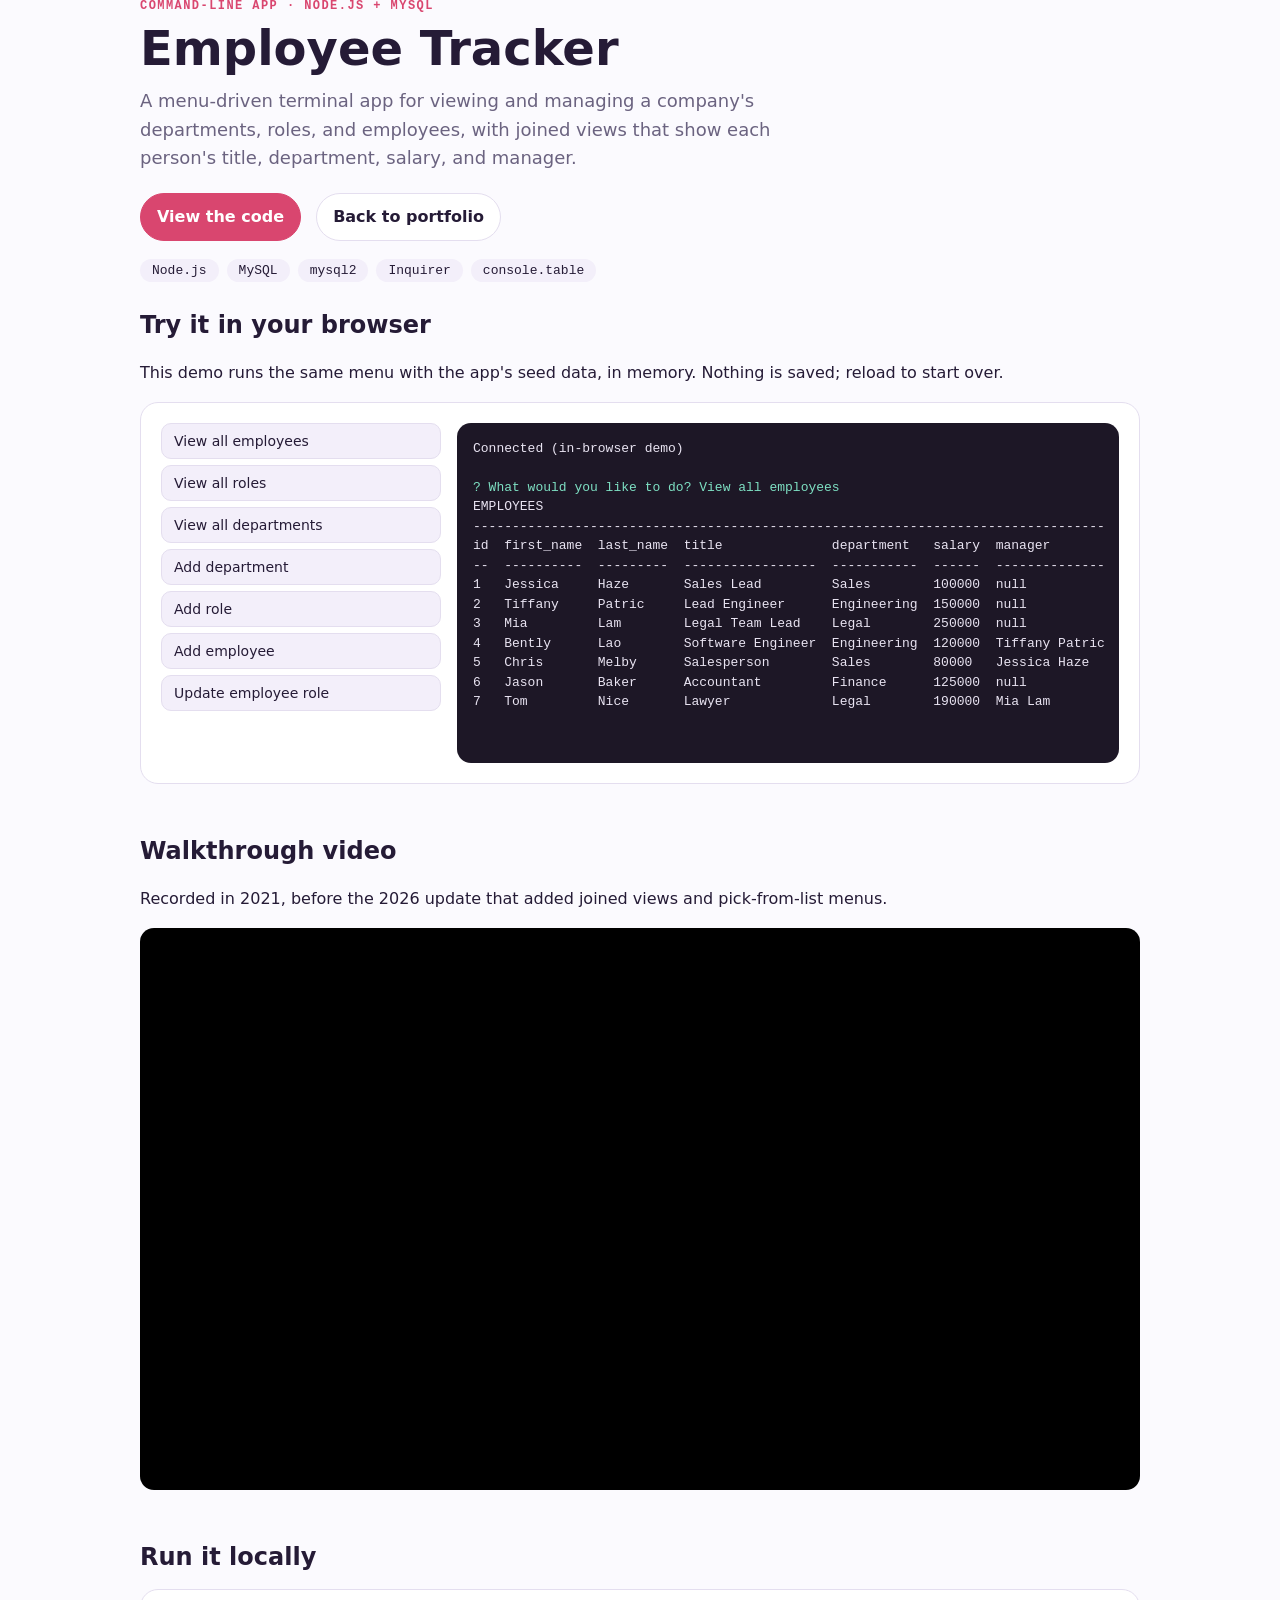
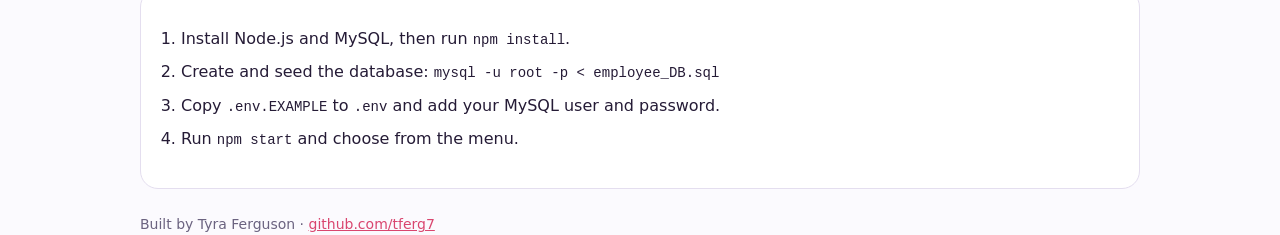
<file: mySQL_Employee_Tracker/index.html>
<!doctype html>
<html lang="en">
<head>
<meta charset="utf-8">
<meta name="viewport" content="width=device-width, initial-scale=1">
<title>Employee Tracker</title>
<meta name="description" content="A Node.js and MySQL command-line app for managing departments, roles, and employees, with an in-browser demo.">
<style>
:root{--bg:#FBFAFE;--surface:#fff;--soft:#F3EFFA;--ink:#251B36;--muted:#6B6380;--line:#E4DEEF;--accent:#D9466F;--mint:#2E9C80;--term:#1d1726;--termink:#e9e4f2}
@media (prefers-color-scheme:dark){:root{--bg:#16111F;--surface:#1F1829;--soft:#2A2236;--ink:#F2EEF8;--muted:#B3AAC4;--line:#3A3048;--accent:#F06A8F;--mint:#4CC3A2;--term:#0f0b15}}
*{box-sizing:border-box}
body{margin:0;background:var(--bg);color:var(--ink);font:16px/1.6 system-ui,-apple-system,"Segoe UI",Roboto,sans-serif}
a{color:var(--accent)}
.wrap{max-width:1040px;margin:0 auto;padding:0 20px}
header{padding:48px 0 16px}
.eyebrow{font:600 12px/1 ui-monospace,Menlo,monospace;letter-spacing:.12em;text-transform:uppercase;color:var(--accent)}
h1{font-size:clamp(32px,6vw,48px);line-height:1.1;margin:10px 0 12px}
.lede{color:var(--muted);max-width:640px;margin:0 0 20px;font-size:18px}
.links a{display:inline-block;margin:0 10px 10px 0;padding:10px 16px;border-radius:999px;text-decoration:none;font-weight:600;border:1px solid var(--line);color:var(--ink);background:var(--surface)}
.links a.primary{background:var(--accent);border-color:var(--accent);color:#fff}
.chips{display:flex;flex-wrap:wrap;gap:8px;margin:8px 0 0;padding:0;list-style:none}
.chips li{background:var(--soft);border-radius:999px;padding:4px 12px;font:500 13px ui-monospace,Menlo,monospace}
section{padding:24px 0}
h2{font-size:24px;margin:0 0 12px}
.card{background:var(--surface);border:1px solid var(--line);border-radius:18px;padding:20px}
.demo{display:grid;grid-template-columns:280px 1fr;gap:16px}
.menu button,.form button{display:block;width:100%;text-align:left;margin-bottom:6px;padding:9px 12px;border-radius:10px;border:1px solid var(--line);background:var(--soft);color:var(--ink);font:14px system-ui,sans-serif;cursor:pointer}
.menu button:hover{border-color:var(--accent)}
.form{margin-top:12px;padding-top:12px;border-top:1px solid var(--line)}
.form label{display:block;font-size:13px;color:var(--muted);margin:8px 0 4px}
.form input,.form select{width:100%;padding:8px;border-radius:8px;border:1px solid var(--line);background:var(--surface);color:var(--ink);font:14px system-ui,sans-serif}
.form button{background:var(--accent);color:#fff;border-color:var(--accent);text-align:center;margin-top:10px}
.term{background:var(--term);color:var(--termink);border-radius:14px;padding:16px;font:13px/1.5 ui-monospace,Menlo,monospace;overflow:auto;min-height:340px;max-height:520px;white-space:pre}
.term .prompt{color:#7ee0c3}.term .ok{color:#f6c56f}
.steps{padding-left:20px}.steps li{margin-bottom:8px}
code{font-family:ui-monospace,Menlo,monospace;font-size:14px}
.video{position:relative;padding-top:56.25%;border-radius:14px;overflow:hidden;background:#000}
.video iframe{position:absolute;inset:0;width:100%;height:100%;border:0}
footer{color:var(--muted);font-size:14px;padding:32px 0 48px}
@media (max-width:760px){.demo{grid-template-columns:1fr}}
</style>
</head>
<body>
<header class="wrap">
  <div class="eyebrow">Command-line app · Node.js + MySQL</div>
  <h1>Employee Tracker</h1>
  <p class="lede">A menu-driven terminal app for viewing and managing a company's departments, roles, and employees, with joined views that show each person's title, department, salary, and manager.</p>
  <div class="links">
    <a class="primary" href="https://github.com/tferg7/mySQL_Employee_Tracker">View the code</a>
    <a href="https://tferg7.github.io">Back to portfolio</a>
  </div>
  <ul class="chips"><li>Node.js</li><li>MySQL</li><li>mysql2</li><li>Inquirer</li><li>console.table</li></ul>
</header>

<main class="wrap">
  <section aria-labelledby="demo-h">
    <h2 id="demo-h">Try it in your browser</h2>
    <p>This demo runs the same menu with the app's seed data, in memory. Nothing is saved; reload to start over.</p>
    <div class="card demo">
      <div>
        <div class="menu" role="group" aria-label="Menu">
          <button data-a="employees">View all employees</button>
          <button data-a="roles">View all roles</button>
          <button data-a="departments">View all departments</button>
          <button data-a="add-dept">Add department</button>
          <button data-a="add-role">Add role</button>
          <button data-a="add-emp">Add employee</button>
          <button data-a="update">Update employee role</button>
        </div>
        <form class="form" id="form" hidden></form>
      </div>
      <div class="term" id="term" aria-live="polite"></div>
    </div>
  </section>

  <section aria-labelledby="vid-h">
    <h2 id="vid-h">Walkthrough video</h2>
    <p>Recorded in 2021, before the 2026 update that added joined views and pick-from-list menus.</p>
    <div class="video"><iframe src="https://www.youtube-nocookie.com/embed/oz0AgMqO3v4" title="Employee Tracker walkthrough" loading="lazy" allowfullscreen></iframe></div>
  </section>

  <section aria-labelledby="run-h">
    <h2 id="run-h">Run it locally</h2>
    <div class="card">
      <ol class="steps">
        <li>Install Node.js and MySQL, then run <code>npm install</code>.</li>
        <li>Create and seed the database: <code>mysql -u root -p &lt; employee_DB.sql</code></li>
        <li>Copy <code>.env.EXAMPLE</code> to <code>.env</code> and add your MySQL user and password.</li>
        <li>Run <code>npm start</code> and choose from the menu.</li>
      </ol>
    </div>
  </section>
</main>
<footer class="wrap">Built by Tyra Ferguson · <a href="https://github.com/tferg7">github.com/tferg7</a></footer>

<script>
// Same seed data as employee_DB.sql
const db = {
  department: [{ id: 1, name: "Sales" }, { id: 2, name: "Engineering" }, { id: 3, name: "Finance" }, { id: 4, name: "Legal" }],
  role: [
    { id: 1, title: "Lead Engineer", salary: 150000, department_id: 2 },
    { id: 2, title: "Legal Team Lead", salary: 250000, department_id: 4 },
    { id: 3, title: "Accountant", salary: 125000, department_id: 3 },
    { id: 4, title: "Sales Lead", salary: 100000, department_id: 1 },
    { id: 5, title: "Salesperson", salary: 80000, department_id: 1 },
    { id: 6, title: "Software Engineer", salary: 120000, department_id: 2 },
    { id: 7, title: "Lawyer", salary: 190000, department_id: 4 },
  ],
  employee: [
    { id: 1, first_name: "Jessica", last_name: "Haze", role_id: 4, manager_id: null },
    { id: 2, first_name: "Tiffany", last_name: "Patric", role_id: 1, manager_id: null },
    { id: 3, first_name: "Mia", last_name: "Lam", role_id: 2, manager_id: null },
    { id: 4, first_name: "Bently", last_name: "Lao", role_id: 6, manager_id: 2 },
    { id: 5, first_name: "Chris", last_name: "Melby", role_id: 5, manager_id: 1 },
    { id: 6, first_name: "Jason", last_name: "Baker", role_id: 3, manager_id: null },
    { id: 7, first_name: "Tom", last_name: "Nice", role_id: 7, manager_id: 3 },
  ],
};
const v = (id) => document.getElementById(id).value;
const byId = (t, id) => db[t].find((r) => r.id === id);
const nextId = (t) => Math.max(0, ...db[t].map((r) => r.id)) + 1;
const term = document.getElementById("term");
const form = document.getElementById("form");

// print rows the way console.table does
function table(title, rows) {
  if (!rows.length) return `${title}\n(no rows)\n`;
  const cols = Object.keys(rows[0]);
  const w = cols.map((c) => Math.max(c.length, ...rows.map((r) => String(r[c]).length)));
  const line = (vals) => vals.map((v, i) => String(v).padEnd(w[i])).join("  ");
  const total = w.reduce((a, b) => a + b, 0) + 2 * (cols.length - 1);
  return [title, "-".repeat(total), line(cols), line(w.map((n) => "-".repeat(n))), ...rows.map((r) => line(cols.map((c) => r[c])))].join("\n") + "\n";
}
function print(cmd, text, cls) {
  const p = document.createElement("span");
  p.className = "prompt";
  p.textContent = `? What would you like to do? ${cmd}\n`;
  const o = document.createElement("span");
  if (cls) o.className = cls;
  o.textContent = text + "\n";
  term.append(p, o);
  term.scrollTop = term.scrollHeight;
}
const views = {
  employees: () => table("EMPLOYEES", db.employee.map((e) => {
    const r = byId("role", e.role_id); const d = r && byId("department", r.department_id); const m = e.manager_id && byId("employee", e.manager_id);
    return { id: e.id, first_name: e.first_name, last_name: e.last_name, title: r ? r.title : "null", department: d ? d.name : "null", salary: r ? r.salary : "null", manager: m ? `${m.first_name} ${m.last_name}` : "null" };
  })),
  roles: () => table("ROLES", db.role.map((r) => ({ id: r.id, title: r.title, salary: r.salary, department: (byId("department", r.department_id) || {}).name || "null" }))),
  departments: () => table("DEPARTMENTS", db.department.map((d) => ({ id: d.id, name: d.name }))),
};
const opts = (rows, label) => rows.map((r) => `<option value="${r.id}">${label(r)}</option>`).join("");
const empName = (e) => `${e.first_name} ${e.last_name}`;
const forms = {
  "add-dept": { title: "Add department", html: () => `<label for="f1">Department name</label><input id="f1" required>`,
    run: () => { const name = v("f1").trim(); db.department.push({ id: nextId("department"), name }); return `Added department: ${name}`; } },
  "add-role": { title: "Add role", html: () => `<label for="f1">Role title</label><input id="f1" required><label for="f2">Salary</label><input id="f2" type="number" min="0" required><label for="f3">Department</label><select id="f3">${opts(db.department, (d) => d.name)}</select>`,
    run: () => { const title = v("f1").trim(); db.role.push({ id: nextId("role"), title, salary: Number(v("f2")), department_id: Number(v("f3")) }); return `Added role: ${title}`; } },
  "add-emp": { title: "Add employee", html: () => `<label for="f1">First name</label><input id="f1" required><label for="f2">Last name</label><input id="f2"><label for="f3">Role</label><select id="f3">${opts(db.role, (r) => r.title)}</select><label for="f4">Manager</label><select id="f4"><option value="">None</option>${opts(db.employee, empName)}</select>`,
    run: () => { const e = { id: nextId("employee"), first_name: v("f1").trim(), last_name: v("f2").trim(), role_id: Number(v("f3")), manager_id: v("f4") ? Number(v("f4")) : null }; db.employee.push(e); return `Added employee: ${empName(e)}`; } },
  update: { title: "Update employee role", html: () => `<label for="f1">Employee</label><select id="f1">${opts(db.employee, empName)}</select><label for="f2">New role</label><select id="f2">${opts(db.role, (r) => r.title)}</select>`,
    run: () => { byId("employee", Number(v("f1"))).role_id = Number(v("f2")); return "Employee role updated."; } },
};
let current = null;
document.querySelectorAll(".menu button").forEach((btn) => btn.addEventListener("click", () => {
  const a = btn.dataset.a;
  if (views[a]) { form.hidden = true; print(btn.textContent, views[a]()); return; }
  current = a;
  form.innerHTML = forms[a].html() + `<button type="submit">${forms[a].title}</button>`;
  form.hidden = false;
  form.querySelector("input,select").focus();
}));
form.addEventListener("submit", (e) => {
  e.preventDefault();
  const msg = forms[current].run();
  form.hidden = true;
  print(forms[current].title, msg, "ok");
});
term.textContent = "Connected (in-browser demo)\n\n";
print("View all employees", views.employees());
</script>
</body>
</html>
</file>
